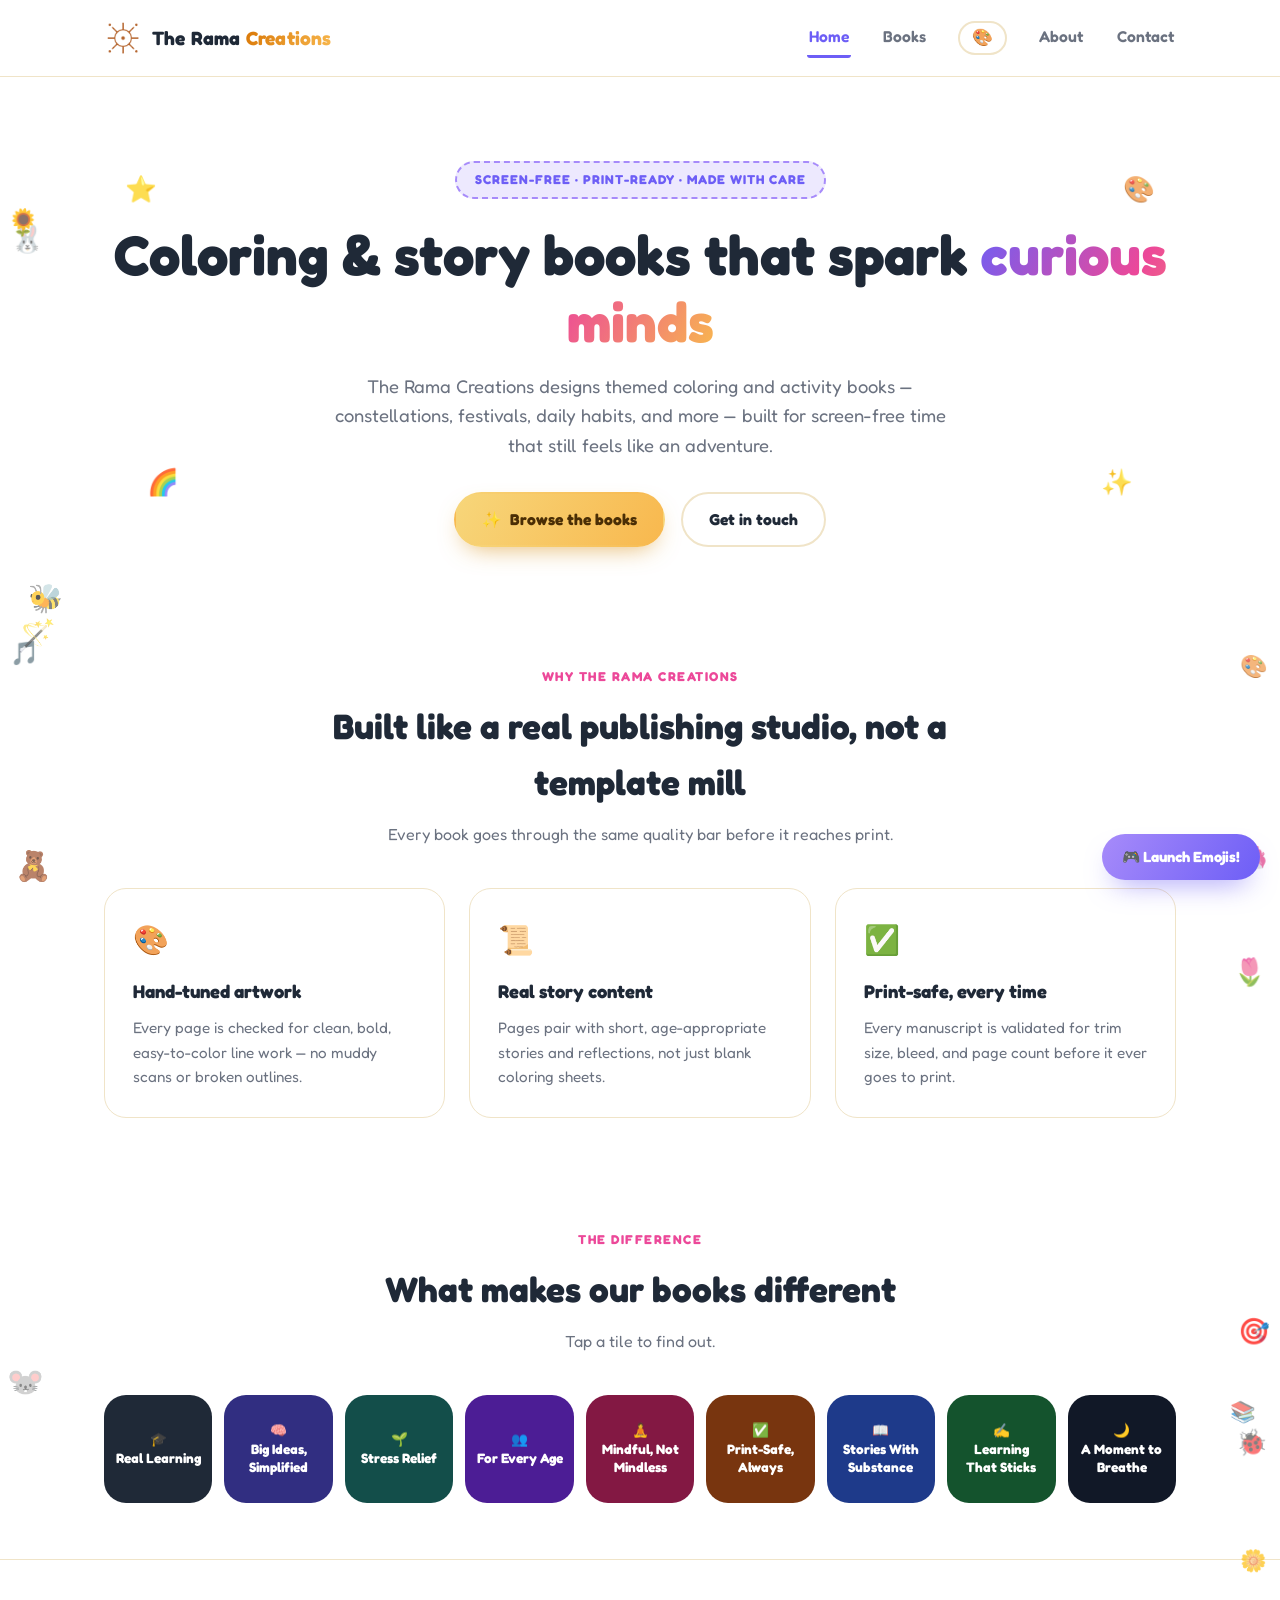
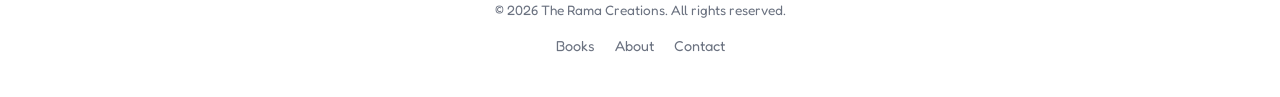
<file: index.html>
<!doctype html>
<html lang="en">
<head>
  <meta charset="utf-8" />
  <meta name="viewport" content="width=device-width, initial-scale=1" />
  <meta name="theme-color" content="#0B1020" />
  <meta name="apple-mobile-web-app-capable" content="yes" />
  <meta name="apple-mobile-web-app-title" content="Rama Creations" />
  <title>The Rama Creations &mdash; Coloring &amp; Story Books</title>
  <meta name="description" content="The Rama Creations designs screen-free coloring and story books for kids and grown-ups alike, from constellations to daily habits." />
  <link rel="icon" href="assets/logo-icon-small.png" type="image/png" />
  <link rel="apple-touch-icon" href="assets/apple-touch-icon.png" />
  <link rel="manifest" href="site.webmanifest" />
  <link rel="stylesheet" href="css/styles.css" />
  <link rel="stylesheet" href="css/reviews.css" />
  <script src="js/themes.js"></script>

  <link rel="canonical" href="https://theramacreations.com/" />
  <meta property="og:type" content="website" />
  <meta property="og:site_name" content="The Rama Creations" />
  <meta property="og:title" content="The Rama Creations — Coloring & Story Books" />
  <meta property="og:description" content="The Rama Creations designs screen-free coloring and story books for kids and grown-ups alike, from constellations to daily habits." />
  <meta property="og:url" content="https://theramacreations.com/" />
  <meta property="og:image" content="https://theramacreations.com/assets/logo-icon-small.png" />
  <meta property="og:image:type" content="image/png" />
  <meta property="og:image:width" content="400" />
  <meta property="og:image:height" content="400" />
  <meta property="og:image:alt" content="The Rama Creations logo" />
  <meta name="twitter:card" content="summary" />
  <meta name="twitter:title" content="The Rama Creations — Coloring & Story Books" />
  <meta name="twitter:description" content="The Rama Creations designs screen-free coloring and story books for kids and grown-ups alike, from constellations to daily habits." />
  <meta name="twitter:image" content="https://theramacreations.com/assets/logo-icon-small.png" />
  <script type="application/ld+json">
  {
    "@context": "https://schema.org",
    "@type": "Organization",
    "name": "The Rama Creations",
    "url": "https://theramacreations.com/",
    "logo": "https://theramacreations.com/assets/logo-icon-small.png"
  }
  </script>
  <script type="application/ld+json">
  {
    "@context": "https://schema.org",
    "@type": "WebSite",
    "name": "The Rama Creations",
    "url": "https://theramacreations.com/"
  }
  </script>
</head>
<body data-theme="home">
  <header class="site-header">
    <div class="container">
      <a class="brand" href="index.html">
        <img src="assets/logo-icon-small.png" alt="" />
        <span>The Rama <span class="accent">Creations</span></span>
      </a>
      <nav>
        <button class="nav-toggle" aria-label="Toggle navigation" aria-expanded="false">&#9776;</button>
        <div class="nav-links">
          <a href="index.html" aria-current="page">Home</a>
          <a href="books.html">Books</a>
          <a href="about.html">About</a>
          <a href="contact.html">Contact</a>
          <a href="reviews.html" data-reviews-link hidden>Reviews</a>
        </div>
      </nav>
    </div>
  </header>

  <main>
    <section class="hero">
      <div class="container">
        <span class="confetti" style="top: 2%; left: 4%;">&#11088;</span>
        <span class="confetti" style="top: 78%; left: 6%;">&#127752;</span>
        <span class="confetti" style="top: 2%; right: 4%;">&#127912;</span>
        <span class="confetti" style="top: 78%; right: 6%;">&#10024;</span>
        <span class="eyebrow">Screen-Free &middot; Print-Ready &middot; Made With Care</span>
        <h1>Coloring &amp; story books that spark <span class="accent">curious minds</span></h1>
        <p class="lead">
          The Rama Creations designs themed coloring and activity books &mdash;
          constellations, festivals, daily habits, and more &mdash; built for
          screen-free time that still feels like an adventure.
        </p>
        <div class="hero-actions">
          <a class="btn btn-primary" href="books.html">Browse the books</a>
          <a class="btn btn-secondary" href="contact.html">Get in touch</a>
        </div>
      </div>
    </section>

    <section>
      <div class="container">
        <div class="section-heading">
          <span class="eyebrow">Why The Rama Creations</span>
          <h2>Built like a real publishing studio, not a template mill</h2>
          <p>Every book goes through the same quality bar before it reaches print.</p>
        </div>
        <div class="grid grid-3">
          <div class="card">
            <span class="icon">&#127912;</span>
            <h3>Hand-tuned artwork</h3>
            <p>Every page is checked for clean, bold, easy-to-color line work &mdash; no muddy scans or broken outlines.</p>
          </div>
          <div class="card">
            <span class="icon">&#128220;</span>
            <h3>Real story content</h3>
            <p>Pages pair with short, age-appropriate stories and reflections, not just blank coloring sheets.</p>
          </div>
          <div class="card">
            <span class="icon">&#9989;</span>
            <h3>Print-safe, every time</h3>
            <p>Every manuscript is validated for trim size, bleed, and page count before it ever goes to print.</p>
          </div>
        </div>
      </div>
    </section>

    <section>
      <div class="container">
        <div class="section-heading">
          <span class="eyebrow">The Difference</span>
          <h2>What makes our books different</h2>
          <p>Tap a tile to find out.</p>
        </div>
        <div class="why-tiles">
          <button class="tile" type="button" style="--tile-color: #1F2937;" aria-label="Real learning, not busywork">
            <span class="tile-inner">
              <span class="tile-face tile-front">&#127891;<br />Real Learning</span>
              <span class="tile-face tile-back">Every page pairs coloring with a real concept, fact, or story &mdash; never just blank filler.</span>
            </span>
          </button>
          <button class="tile" type="button" style="--tile-color: #312E81;" aria-label="Big ideas, simplified">
            <span class="tile-inner">
              <span class="tile-face tile-front">&#129504;<br />Big Ideas, Simplified</span>
              <span class="tile-face tile-back">Constellations, money, cognition &mdash; complex ideas broken into something a curious mind can actually hold onto.</span>
            </span>
          </button>
          <button class="tile" type="button" style="--tile-color: #134E4A;" aria-label="Stress relief while learning">
            <span class="tile-inner">
              <span class="tile-face tile-front">&#127793;<br />Stress Relief</span>
              <span class="tile-face tile-back">Coloring lowers stress and sharpens focus &mdash; a calm, screen-free reset for a busy mind.</span>
            </span>
          </button>
          <button class="tile" type="button" style="--tile-color: #4C1D95;" aria-label="For every age">
            <span class="tile-inner">
              <span class="tile-face tile-front">&#128101;<br />For Every Age</span>
              <span class="tile-face tile-back">Kids, adults, and seniors alike &mdash; every book is designed to welcome all ages, not just children.</span>
            </span>
          </button>
          <button class="tile" type="button" style="--tile-color: #831843;" aria-label="Mindful, not mindless">
            <span class="tile-inner">
              <span class="tile-face tile-front">&#129496;<br />Mindful, Not Mindless</span>
              <span class="tile-face tile-back">Each spread invites reflection, not just filling in lines &mdash; a quieter way to spend time.</span>
            </span>
          </button>
          <button class="tile" type="button" style="--tile-color: #78350F;" aria-label="Print-safe, always">
            <span class="tile-inner">
              <span class="tile-face tile-front">&#9989;<br />Print-Safe, Always</span>
              <span class="tile-face tile-back">Every manuscript is checked for trim, bleed, and page count before it ever reaches a printer.</span>
            </span>
          </button>
          <button class="tile" type="button" style="--tile-color: #1E3A8A;" aria-label="Stories with substance">
            <span class="tile-inner">
              <span class="tile-face tile-front">&#128214;<br />Stories With Substance</span>
              <span class="tile-face tile-back">Short, age-appropriate narratives sit next to every page, giving coloring time real meaning.</span>
            </span>
          </button>
          <button class="tile" type="button" style="--tile-color: #14532D;" aria-label="Learning that sticks">
            <span class="tile-inner">
              <span class="tile-face tile-front">&#9997;&#65039;<br />Learning That Sticks</span>
              <span class="tile-face tile-back">Coloring while learning helps ideas stick &mdash; a hands-on way to reinforce what you just read.</span>
            </span>
          </button>
          <button class="tile" type="button" style="--tile-color: #111827;" aria-label="A moment to breathe">
            <span class="tile-inner">
              <span class="tile-face tile-front">&#127769;<br />A Moment to Breathe</span>
              <span class="tile-face tile-back">No timers, no scores, no pressure &mdash; just a page, a color, and a moment to slow down.</span>
            </span>
          </button>
        </div>
      </div>
    </section>

    <!-- Hidden until js/reviews.js finds screenshots in data/reviews.json. Shows the first
         data-reviews-limit of them, then a link to reviews.html (every review). Add reviews by
         dropping images into content/reviews/ and running tools/generate_catalog.py (see README.md). -->
    <section id="reviews" class="reviews-section" data-reviews-limit="12" aria-labelledby="reviews-title" hidden>
      <div class="container">
        <div class="section-heading">
          <span class="eyebrow">Reader Love</span>
          <h2 id="reviews-title">Every star is a <span class="accent">real review</span></h2>
          <p>Kind words from our readers, mapped into constellations of their own.</p>
        </div>
        <div class="review-sky" id="review-sky"></div>
      </div>
    </section>
  </main>

  <footer class="site-footer">
    <div class="container footer-grid">
      <div class="footer-copy">&copy; <span id="year"></span> The Rama Creations. All rights reserved.</div>
      <div class="footer-links">
        <a href="books.html">Books</a>
        <a href="about.html">About</a>
        <a href="contact.html">Contact</a>
        <a href="reviews.html" data-reviews-link hidden>Reviews</a>
      </div>
    </div>
  </footer>

  <script src="js/main.js"></script>
  <script src="js/theme-picker.js"></script>
  <script src="js/confetti-extra.js"></script>
  <script src="js/emoji-launcher.js"></script>
  <script src="js/why-tiles.js"></script>
  <script src="js/reviews.js"></script>
  <script>document.getElementById("year").textContent = new Date().getFullYear();</script>
</body>
</html>
</file>
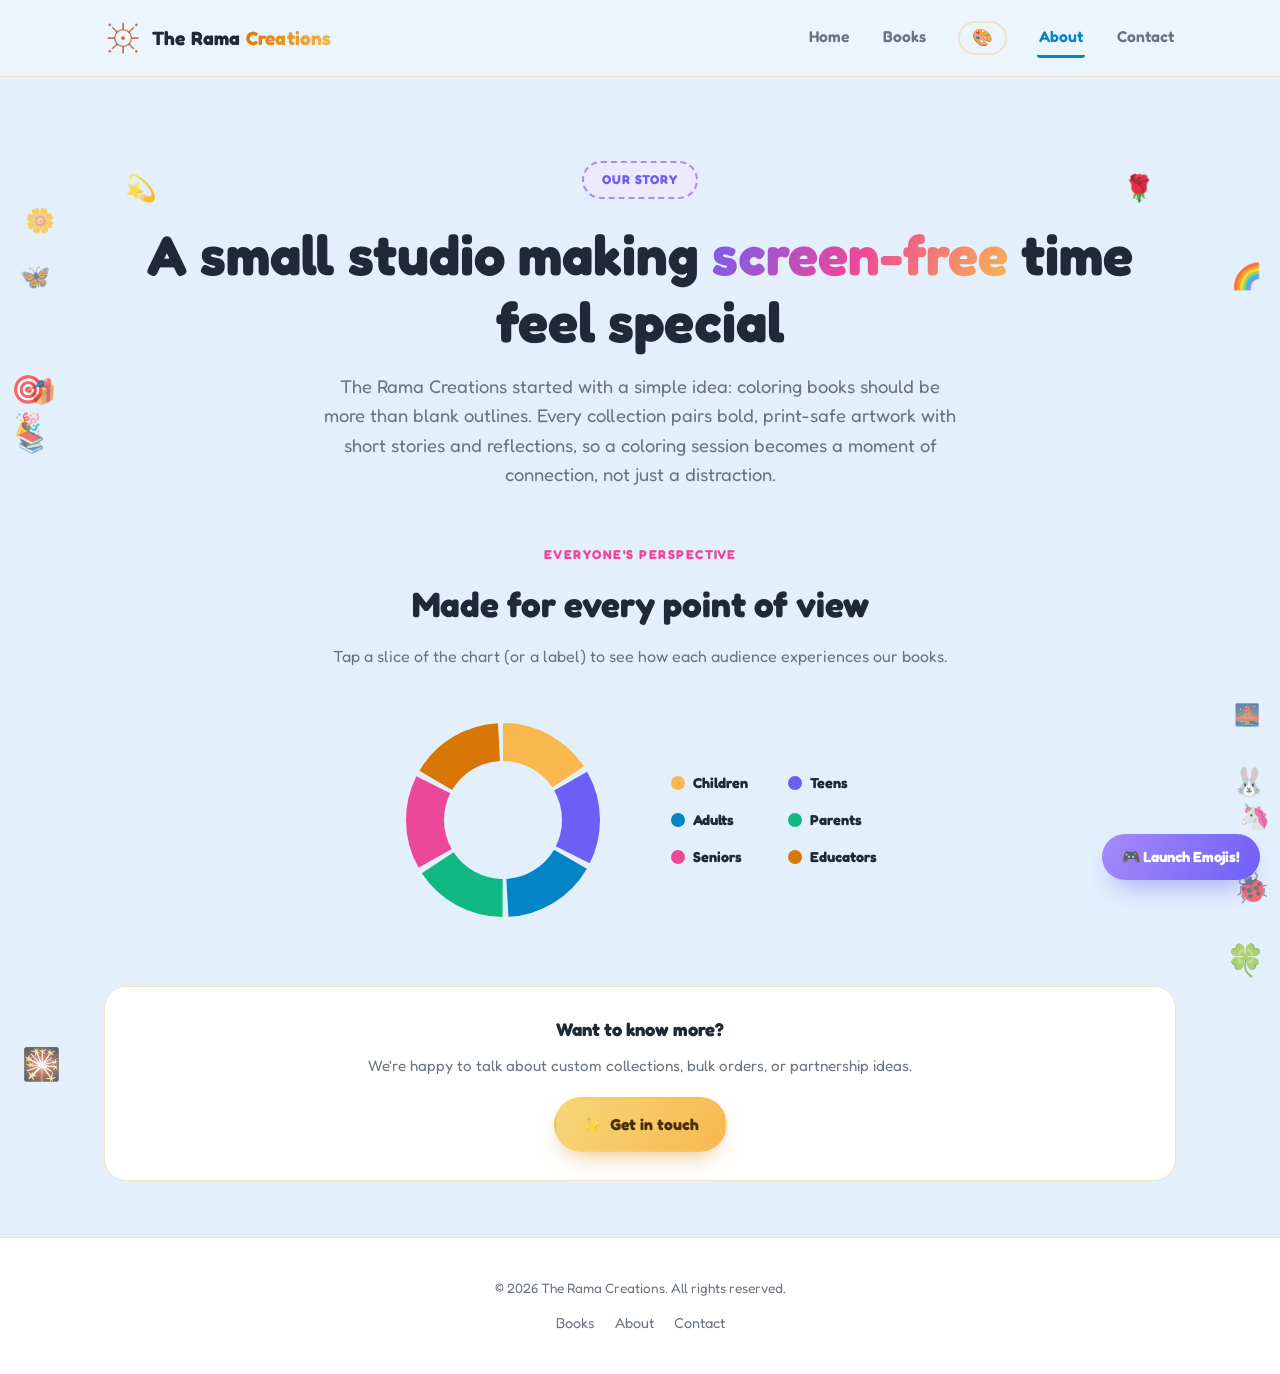
<file: about.html>
<!doctype html>
<html lang="en">
<head>
  <meta charset="utf-8" />
  <meta name="viewport" content="width=device-width, initial-scale=1" />
  <meta name="theme-color" content="#0B1020" />
  <meta name="apple-mobile-web-app-capable" content="yes" />
  <meta name="apple-mobile-web-app-title" content="Rama Creations" />
  <title>About &mdash; The Rama Creations</title>
  <meta name="description" content="The Rama Creations is a small coloring and story book studio focused on screen-free, print-ready books for curious minds." />
  <link rel="icon" href="assets/logo-icon-small.png" type="image/png" />
  <link rel="apple-touch-icon" href="assets/apple-touch-icon.png" />
  <link rel="manifest" href="site.webmanifest" />
  <link rel="stylesheet" href="css/styles.css" />
  <script src="js/themes.js"></script>

  <link rel="canonical" href="https://theramacreations.com/about.html" />
  <meta property="og:type" content="website" />
  <meta property="og:site_name" content="The Rama Creations" />
  <meta property="og:title" content="About — The Rama Creations" />
  <meta property="og:description" content="The Rama Creations is a small coloring and story book studio focused on screen-free, print-ready books for curious minds." />
  <meta property="og:url" content="https://theramacreations.com/about.html" />
  <meta property="og:image" content="https://theramacreations.com/assets/logo-icon-small.png" />
  <meta property="og:image:type" content="image/png" />
  <meta property="og:image:width" content="400" />
  <meta property="og:image:height" content="400" />
  <meta property="og:image:alt" content="The Rama Creations logo" />
  <meta name="twitter:card" content="summary" />
  <meta name="twitter:title" content="About — The Rama Creations" />
  <meta name="twitter:description" content="The Rama Creations is a small coloring and story book studio focused on screen-free, print-ready books for curious minds." />
  <meta name="twitter:image" content="https://theramacreations.com/assets/logo-icon-small.png" />
  <script type="application/ld+json">
  {
    "@context": "https://schema.org",
    "@type": "AboutPage",
    "name": "About — The Rama Creations",
    "url": "https://theramacreations.com/about.html"
  }
  </script>
</head>
<body data-theme="about">
  <header class="site-header">
    <div class="container">
      <a class="brand" href="index.html">
        <img src="assets/logo-icon-small.png" alt="" />
        <span>The Rama <span class="accent">Creations</span></span>
      </a>
      <nav>
        <button class="nav-toggle" aria-label="Toggle navigation" aria-expanded="false">&#9776;</button>
        <div class="nav-links">
          <a href="index.html">Home</a>
          <a href="books.html">Books</a>
          <a href="about.html" aria-current="page">About</a>
          <a href="contact.html">Contact</a>
          <a href="reviews.html" data-reviews-link hidden>Reviews</a>
        </div>
      </nav>
    </div>
  </header>

  <main>
    <section class="hero" style="padding-bottom: 24px;">
      <div class="container">
        <span class="confetti" style="top: 2%; left: 4%;">&#128171;</span>
        <span class="confetti" style="top: 2%; right: 4%;">&#127801;</span>
        <span class="eyebrow">Our Story</span>
        <h1>A small studio making <span class="accent">screen-free</span> time feel special</h1>
        <p class="lead">
          The Rama Creations started with a simple idea: coloring books should
          be more than blank outlines. Every collection pairs bold, print-safe
          artwork with short stories and reflections, so a coloring session
          becomes a moment of connection, not just a distraction.
        </p>
      </div>
    </section>

    <section style="padding-top: 0;">
      <div class="container">
        <div class="section-heading">
          <span class="eyebrow">Everyone's Perspective</span>
          <h2>Made for every point of view</h2>
          <p>Tap a slice of the chart (or a label) to see how each audience experiences our books.</p>
        </div>
        <div class="audience-donut-wrap">
          <div id="audience-donut" class="audience-donut" role="group" aria-label="Audience perspectives chart"></div>
          <ul id="audience-legend" class="donut-legend"></ul>
          <div id="donut-popup" class="donut-popup" hidden>
            <button type="button" class="donut-popup-close" id="donut-popup-close" aria-label="Close">&times;</button>
            <h3 id="donut-popup-title"></h3>
            <p id="donut-popup-message"></p>
          </div>
        </div>
      </div>
    </section>

    <section style="padding-top: 0;">
      <div class="container">
        <div class="card" style="text-align: center;">
          <h3>Want to know more?</h3>
          <p>We're happy to talk about custom collections, bulk orders, or partnership ideas.</p>
          <div style="margin-top: 18px;">
            <a class="btn btn-primary" href="contact.html">Get in touch</a>
          </div>
        </div>
      </div>
    </section>
  </main>

  <footer class="site-footer">
    <div class="container footer-grid">
      <div class="footer-copy">&copy; <span id="year"></span> The Rama Creations. All rights reserved.</div>
      <div class="footer-links">
        <a href="books.html">Books</a>
        <a href="about.html">About</a>
        <a href="contact.html">Contact</a>
        <a href="reviews.html" data-reviews-link hidden>Reviews</a>
      </div>
    </div>
  </footer>

  <script src="js/main.js"></script>
  <script src="js/theme-picker.js"></script>
  <script src="js/confetti-extra.js"></script>
  <script src="js/emoji-launcher.js"></script>
  <script src="js/audience-donut.js"></script>
  <script>document.getElementById("year").textContent = new Date().getFullYear();</script>
</body>
</html>
</file>
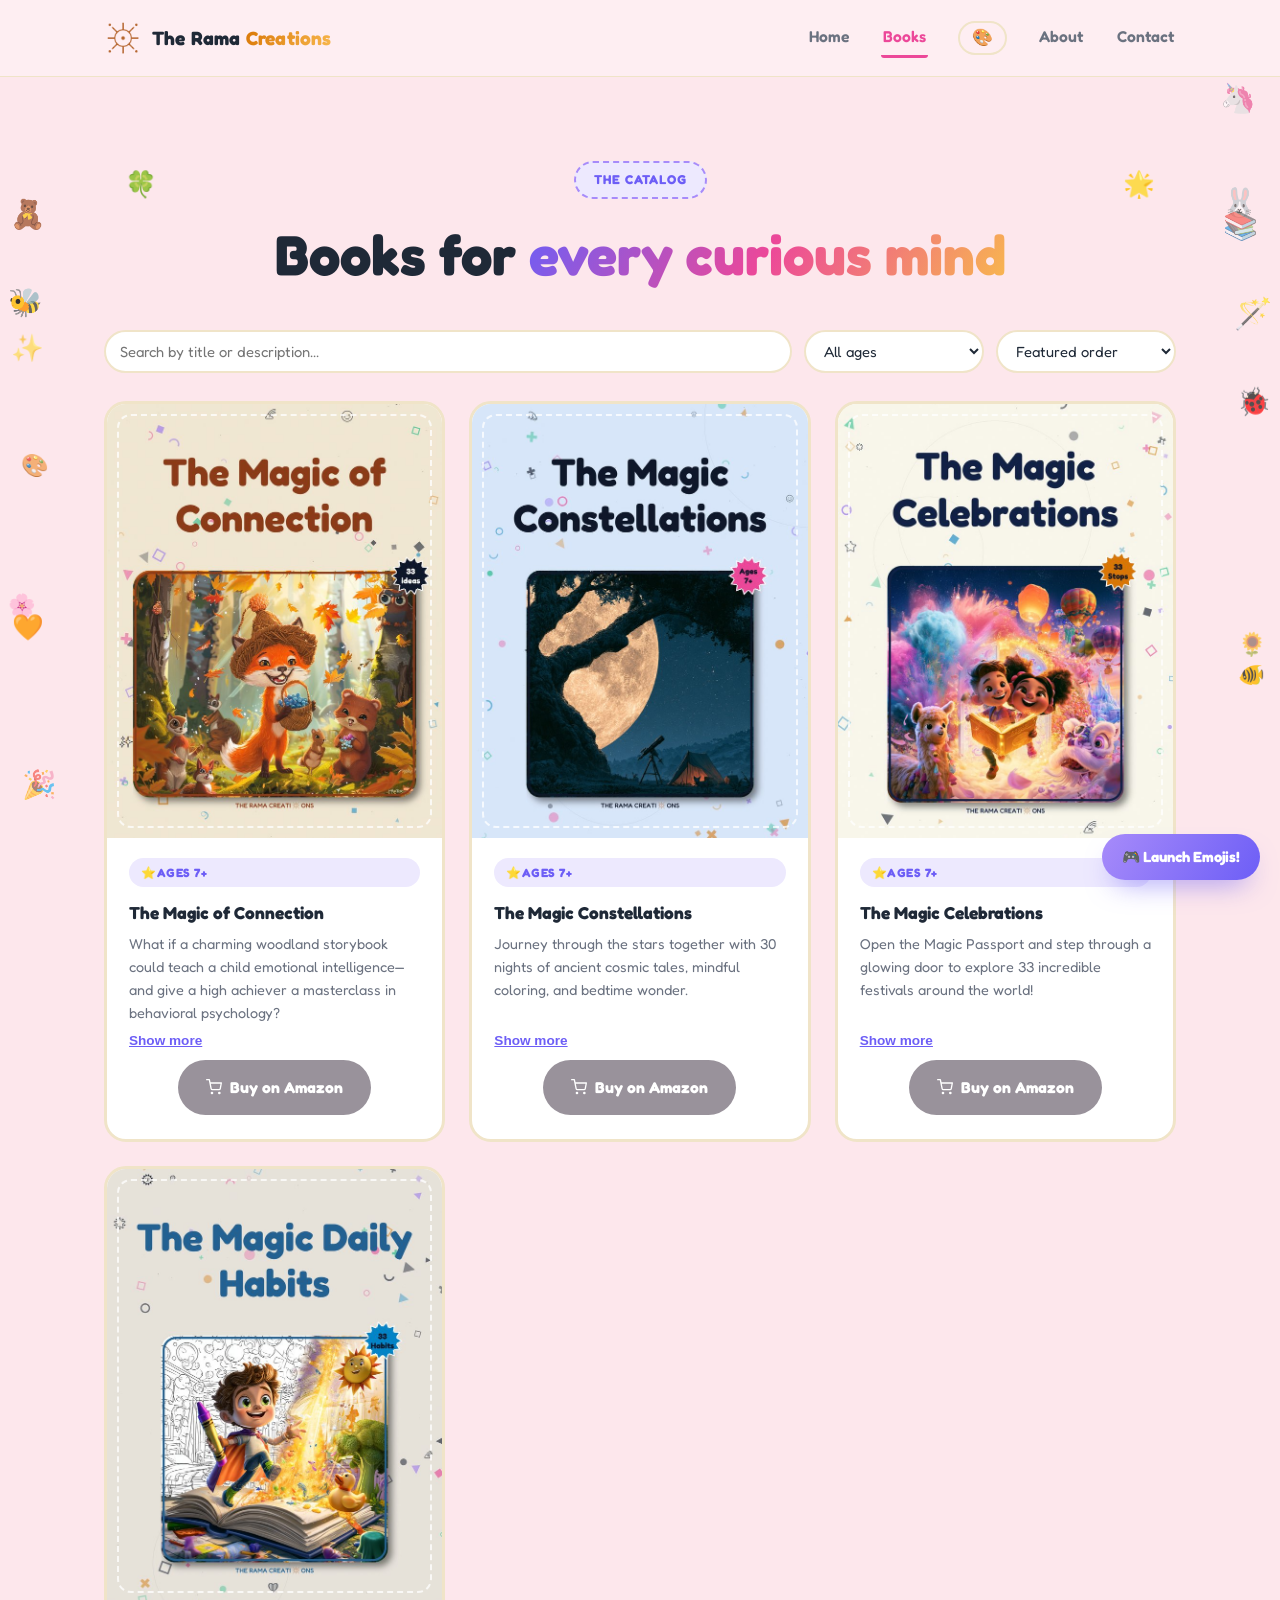
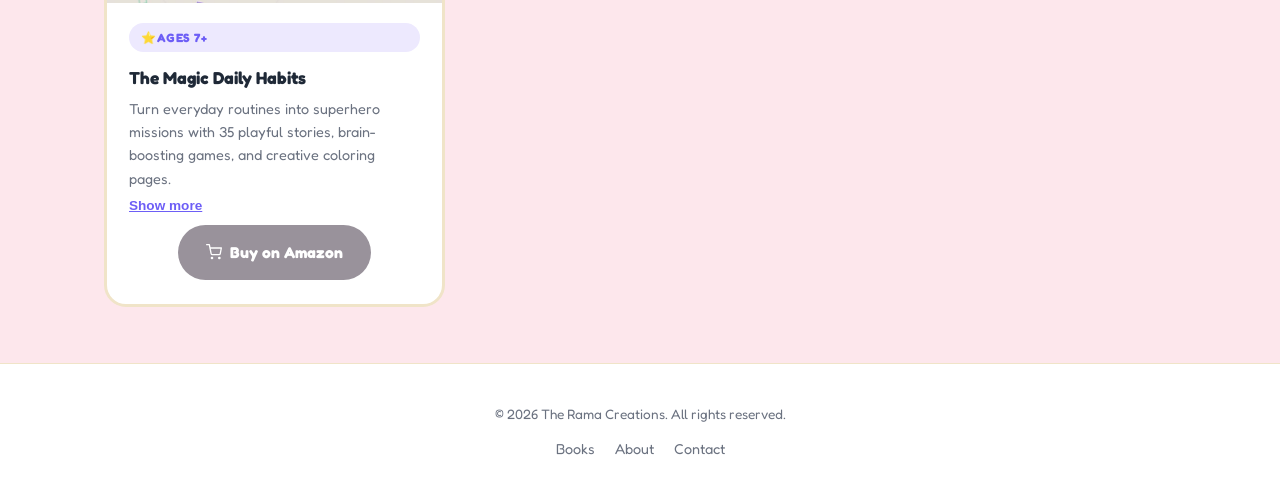
<file: books.html>
<!doctype html>
<html lang="en">
<head>
  <meta charset="utf-8" />
  <meta name="viewport" content="width=device-width, initial-scale=1" />
  <meta name="theme-color" content="#0B1020" />
  <meta name="apple-mobile-web-app-capable" content="yes" />
  <meta name="apple-mobile-web-app-title" content="Rama Creations" />
  <title>Books &mdash; The Rama Creations</title>
  <meta name="description" content="Browse The Rama Creations' coloring and story book collections: constellations, festivals, daily habits, investments, and connection." />
  <link rel="icon" href="assets/logo-icon-small.png" type="image/png" />
  <link rel="apple-touch-icon" href="assets/apple-touch-icon.png" />
  <link rel="manifest" href="site.webmanifest" />
  <link rel="stylesheet" href="css/styles.css" />
  <script src="js/themes.js"></script>

  <link rel="canonical" href="https://theramacreations.com/books.html" />
  <meta property="og:type" content="website" />
  <meta property="og:site_name" content="The Rama Creations" />
  <meta property="og:title" content="Books — The Rama Creations" />
  <meta property="og:description" content="Browse The Rama Creations' coloring and story book collections: constellations, festivals, daily habits, investments, and connection." />
  <meta property="og:url" content="https://theramacreations.com/books.html" />
  <meta property="og:image" content="https://theramacreations.com/assets/logo-icon-small.png" />
  <meta property="og:image:type" content="image/png" />
  <meta property="og:image:width" content="400" />
  <meta property="og:image:height" content="400" />
  <meta property="og:image:alt" content="The Rama Creations logo" />
  <meta name="twitter:card" content="summary" />
  <meta name="twitter:title" content="Books — The Rama Creations" />
  <meta name="twitter:description" content="Browse The Rama Creations' coloring and story book collections: constellations, festivals, daily habits, investments, and connection." />
  <meta name="twitter:image" content="https://theramacreations.com/assets/logo-icon-small.png" />
  <script type="application/ld+json">
  {
    "@context": "https://schema.org",
    "@type": "CollectionPage",
    "name": "Books — The Rama Creations",
    "url": "https://theramacreations.com/books.html"
  }
  </script>
  <!-- A second, per-book ItemList schema is injected dynamically by js/books.js
       once data/books.json loads, so it always matches the real catalog. -->
</head>
<body data-theme="books">
  <header class="site-header">
    <div class="container">
      <a class="brand" href="index.html">
        <img src="assets/logo-icon-small.png" alt="" />
        <span>The Rama <span class="accent">Creations</span></span>
      </a>
      <nav>
        <button class="nav-toggle" aria-label="Toggle navigation" aria-expanded="false">&#9776;</button>
        <div class="nav-links">
          <a href="index.html">Home</a>
          <a href="books.html" aria-current="page">Books</a>
          <a href="about.html">About</a>
          <a href="contact.html">Contact</a>
          <a href="reviews.html" data-reviews-link hidden>Reviews</a>
        </div>
      </nav>
    </div>
  </header>

  <main>
    <section class="hero" style="padding-bottom: 24px;">
      <div class="container">
        <span class="confetti" style="top: 2%; left: 4%;">&#127808;</span>
        <span class="confetti" style="top: 2%; right: 4%;">&#127775;</span>
        <span class="eyebrow">The Catalog</span>
        <h1>Books for <span class="accent">every curious mind</span></h1>
      </div>
    </section>

    <section style="padding-top: 0;">
      <div class="container">
        <!--
          This catalog is fully data-driven from data/books.json -- js/books.js
          fetches it and builds every card below at load time. Nothing in
          this file needs editing to add, remove, or change a book.

          data/books.json is GENERATED, not hand-written -- it's built by
          tools/generate_catalog.py from rama-creations-site/content/books/
          folders (one folder per book: book.json + an optional images/
          subfolder). That script also runs automatically in
          .github/workflows/deploy-site.yml before every GitHub Pages
          deploy. Developer workflow to add a new book: drop a folder in
          content/books/, commit, push -- see README.md for the exact
          book.json format and image naming convention.
        -->
        <div class="catalog-toolbar">
          <input type="search" id="book-search" placeholder="Search by title or description..." aria-label="Search books" />
          <select id="book-filter" aria-label="Filter by age group">
            <option value="all">All ages</option>
          </select>
          <select id="book-sort" aria-label="Sort books">
            <option value="default">Featured order</option>
            <option value="title-asc">Title A&ndash;Z</option>
            <option value="title-desc">Title Z&ndash;A</option>
          </select>
        </div>

        <p class="no-results" id="no-results" hidden>No books match your search or filter.</p>
        <p class="no-results" id="load-error" hidden>Couldn't load the book catalog (data/books.json) -- check the console for details.</p>

        <div class="grid grid-3" id="book-grid"></div>

        <dialog id="book-modal" class="book-modal">
          <button class="modal-close" id="book-modal-close" aria-label="Close quick view" type="button">&times;</button>
          <div id="book-modal-content"></div>
        </dialog>

        <dialog id="image-lightbox" class="image-lightbox">
          <div class="lightbox-toolbar">
            <button class="modal-icon-btn" id="lightbox-fullscreen" aria-label="Toggle full screen" title="Toggle full screen" type="button">&#x26F6;</button>
            <button class="modal-icon-btn" id="lightbox-close" aria-label="Close full-size view" title="Close" type="button">&times;</button>
          </div>
          <div id="lightbox-content"></div>
        </dialog>
      </div>
    </section>
  </main>

  <footer class="site-footer">
    <div class="container footer-grid">
      <div class="footer-copy">&copy; <span id="year"></span> The Rama Creations. All rights reserved.</div>
      <div class="footer-links">
        <a href="books.html">Books</a>
        <a href="about.html">About</a>
        <a href="contact.html">Contact</a>
        <a href="reviews.html" data-reviews-link hidden>Reviews</a>
      </div>
    </div>
  </footer>

  <script src="js/main.js"></script>
  <script src="js/theme-picker.js"></script>
  <script src="js/confetti-extra.js"></script>
  <script src="js/emoji-launcher.js"></script>
  <script src="js/books.js"></script>
  <script>document.getElementById("year").textContent = new Date().getFullYear();</script>
</body>
</html>
</file>
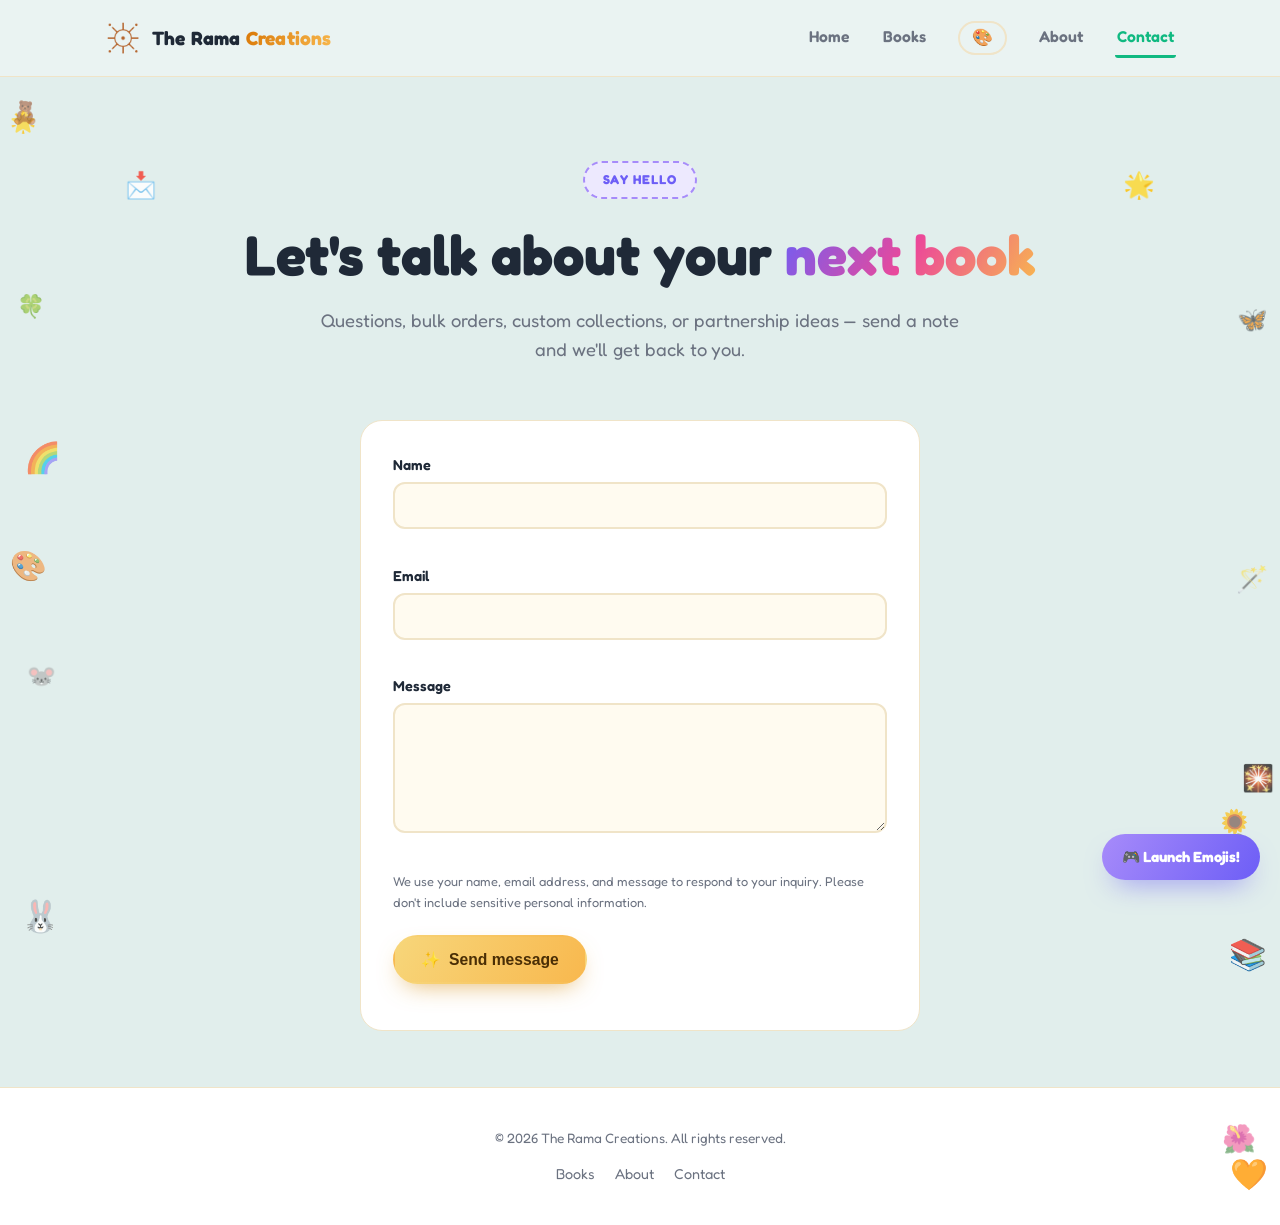
<file: contact.html>
<!doctype html>
<html lang="en">
<head>
  <meta charset="utf-8" />
  <meta name="viewport" content="width=device-width, initial-scale=1" />
  <meta name="theme-color" content="#0B1020" />
  <meta name="apple-mobile-web-app-capable" content="yes" />
  <meta name="apple-mobile-web-app-title" content="Rama Creations" />
  <title>Contact &mdash; The Rama Creations</title>
  <meta name="description" content="Get in touch with The Rama Creations for questions, bulk orders, or partnership ideas." />
  <link rel="icon" href="assets/logo-icon-small.png" type="image/png" />
  <link rel="apple-touch-icon" href="assets/apple-touch-icon.png" />
  <link rel="manifest" href="site.webmanifest" />
  <link rel="stylesheet" href="css/styles.css" />
  <script src="js/themes.js"></script>

  <link rel="canonical" href="https://theramacreations.com/contact.html" />
  <meta property="og:type" content="website" />
  <meta property="og:site_name" content="The Rama Creations" />
  <meta property="og:title" content="Contact — The Rama Creations" />
  <meta property="og:description" content="Get in touch with The Rama Creations for questions, bulk orders, or partnership ideas." />
  <meta property="og:url" content="https://theramacreations.com/contact.html" />
  <meta property="og:image" content="https://theramacreations.com/assets/logo-icon-small.png" />
  <meta property="og:image:type" content="image/png" />
  <meta property="og:image:width" content="400" />
  <meta property="og:image:height" content="400" />
  <meta property="og:image:alt" content="The Rama Creations logo" />
  <meta name="twitter:card" content="summary" />
  <meta name="twitter:title" content="Contact — The Rama Creations" />
  <meta name="twitter:description" content="Get in touch with The Rama Creations for questions, bulk orders, or partnership ideas." />
  <meta name="twitter:image" content="https://theramacreations.com/assets/logo-icon-small.png" />
  <script type="application/ld+json">
  {
    "@context": "https://schema.org",
    "@type": "ContactPage",
    "name": "Contact — The Rama Creations",
    "url": "https://theramacreations.com/contact.html"
  }
  </script>
</head>
<body data-theme="contact">
  <header class="site-header">
    <div class="container">
      <a class="brand" href="index.html">
        <img src="assets/logo-icon-small.png" alt="" />
        <span>The Rama <span class="accent">Creations</span></span>
      </a>
      <nav>
        <button class="nav-toggle" aria-label="Toggle navigation" aria-expanded="false">&#9776;</button>
        <div class="nav-links">
          <a href="index.html">Home</a>
          <a href="books.html">Books</a>
          <a href="about.html">About</a>
          <a href="contact.html" aria-current="page">Contact</a>
          <a href="reviews.html" data-reviews-link hidden>Reviews</a>
        </div>
      </nav>
    </div>
  </header>

  <main>
    <section class="hero" style="padding-bottom: 24px;">
      <div class="container">
        <span class="confetti" style="top: 2%; left: 4%;">&#128233;</span>
        <span class="confetti" style="top: 2%; right: 4%;">&#127775;</span>
        <span class="eyebrow">Say Hello</span>
        <h1>Let's talk about your <span class="accent">next book</span></h1>
        <p class="lead">Questions, bulk orders, custom collections, or partnership ideas &mdash; send a note and we'll get back to you.</p>
      </div>
    </section>

    <section style="padding-top: 0;">
      <div class="container">
        <!--
          GitHub Pages serves static files only -- there's no server here.
          This form submits to a Google Apps Script Web App bound to a
          Google Sheet, which appends each message as a new row -- see
          js/contact.js for the endpoint URL (CONFIG.endpoint) and
          rama-creations-site/README.md for the exact Apps Script setup steps.
          Every field is also verified in the browser before it's ever sent:
          non-empty name, a real-looking email, and a message with real
          content -- see js/contact.js `validate()`.
        -->
        <form class="form-card" id="contact-form" novalidate>
          <label for="name">Name</label>
          <input type="text" id="name" name="name" required minlength="2" maxlength="120" autocomplete="name" />
          <p class="field-error" data-error-for="name"></p>

          <label for="email">Email</label>
          <input type="email" id="email" name="email" required maxlength="200" autocomplete="email" />
          <p class="field-error" data-error-for="email"></p>

          <label for="message">Message</label>
          <textarea id="message" name="message" required minlength="10" maxlength="4000"></textarea>
          <p class="field-error" data-error-for="message"></p>

          <!-- Honeypot: real visitors never see or fill this in; bots filling every field usually do. -->
          <div style="position: absolute; left: -9999px; width: 1px; height: 1px; overflow: hidden;" aria-hidden="true">
            <label for="company">Company</label>
            <input type="text" id="company" name="company" tabindex="-1" autocomplete="off" />
          </div>

          <p class="form-note privacy-notice">
            We use your name, email address, and message to respond to your inquiry. Please don't include sensitive personal information.
          </p>
          <div class="form-actions">
            <button class="btn btn-primary" type="submit">Send message</button>
          </div>
          <p class="form-note" id="form-status" role="status" aria-live="polite"></p>
        </form>
      </div>
    </section>
  </main>

  <footer class="site-footer">
    <div class="container footer-grid">
      <div class="footer-copy">&copy; <span id="year"></span> The Rama Creations. All rights reserved.</div>
      <div class="footer-links">
        <a href="books.html">Books</a>
        <a href="about.html">About</a>
        <a href="contact.html">Contact</a>
        <a href="reviews.html" data-reviews-link hidden>Reviews</a>
      </div>
    </div>
  </footer>

  <script src="js/main.js"></script>
  <script src="js/theme-picker.js"></script>
  <script src="js/confetti-extra.js"></script>
  <script src="js/emoji-launcher.js"></script>
  <script src="js/contact.js"></script>
  <script>document.getElementById("year").textContent = new Date().getFullYear();</script>
</body>
</html>
</file>
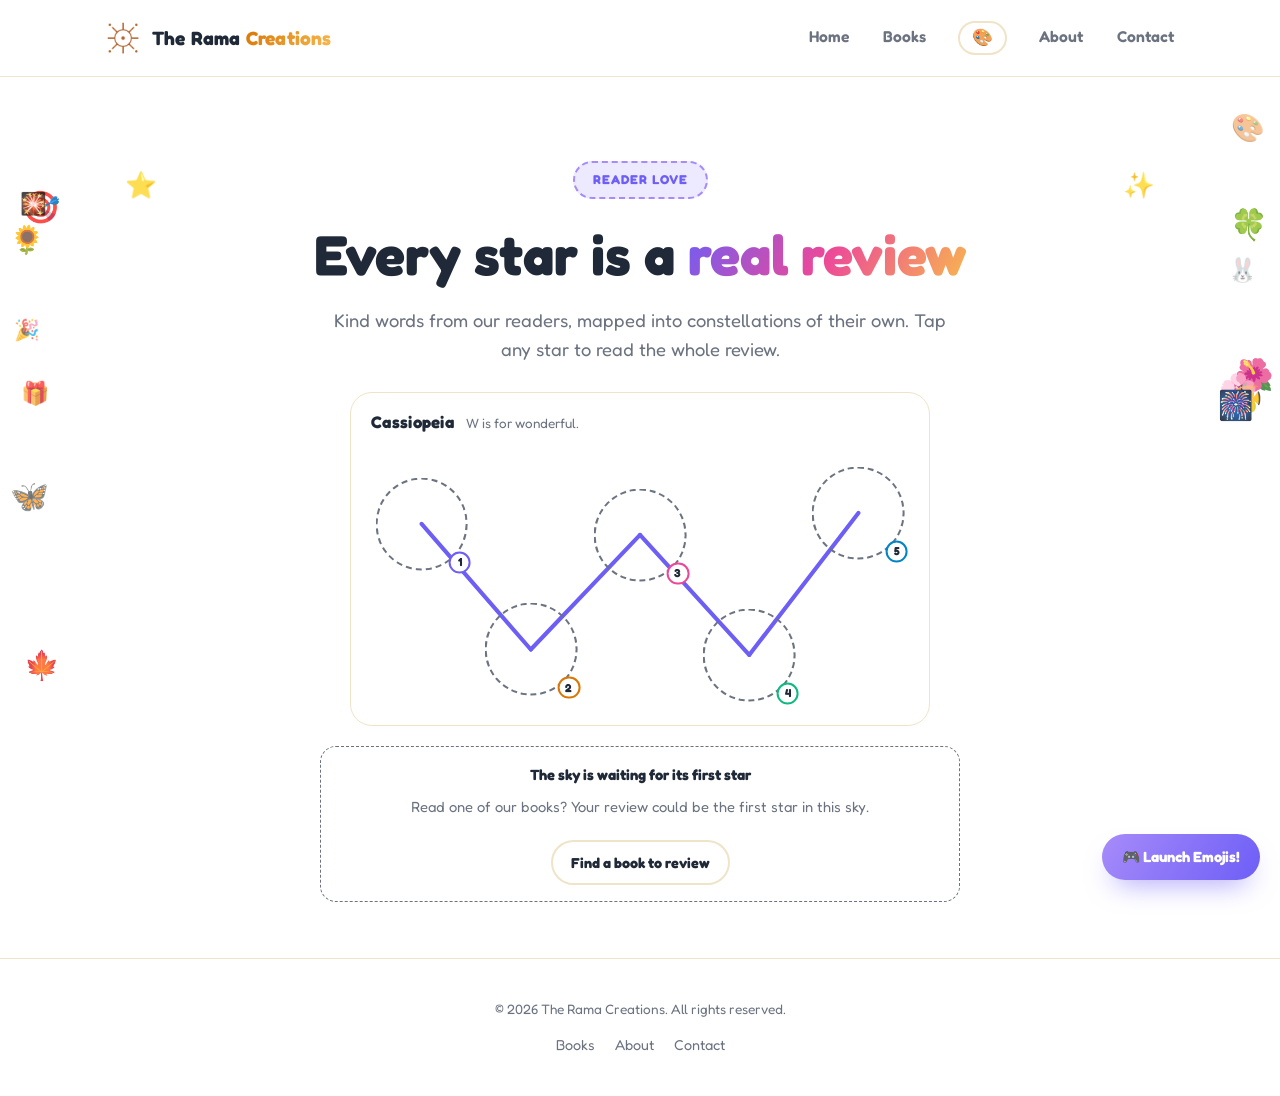
<file: reviews.html>
<!doctype html>
<html lang="en">
<head>
  <meta charset="utf-8" />
  <meta name="viewport" content="width=device-width, initial-scale=1" />
  <meta name="theme-color" content="#0B1020" />
  <meta name="apple-mobile-web-app-capable" content="yes" />
  <meta name="apple-mobile-web-app-title" content="Rama Creations" />
  <title>Reader Reviews &mdash; The Rama Creations</title>
  <meta name="description" content="Kind words from readers of The Rama Creations coloring and story books, gathered into a sky of constellations." />
  <link rel="icon" href="assets/logo-icon-small.png" type="image/png" />
  <link rel="apple-touch-icon" href="assets/apple-touch-icon.png" />
  <link rel="manifest" href="site.webmanifest" />
  <link rel="stylesheet" href="css/styles.css" />
  <link rel="stylesheet" href="css/reviews.css" />
  <script src="js/themes.js"></script>

  <link rel="canonical" href="https://theramacreations.com/reviews.html" />
  <meta property="og:type" content="website" />
  <meta property="og:site_name" content="The Rama Creations" />
  <meta property="og:title" content="Reader Reviews — The Rama Creations" />
  <meta property="og:description" content="Kind words from readers of The Rama Creations coloring and story books, gathered into a sky of constellations." />
  <meta property="og:url" content="https://theramacreations.com/reviews.html" />
  <meta property="og:image" content="https://theramacreations.com/assets/logo-icon-small.png" />
  <meta property="og:image:type" content="image/png" />
  <meta property="og:image:width" content="400" />
  <meta property="og:image:height" content="400" />
  <meta property="og:image:alt" content="The Rama Creations logo" />
  <meta name="twitter:card" content="summary" />
  <meta name="twitter:title" content="Reader Reviews — The Rama Creations" />
  <meta name="twitter:description" content="Kind words from readers of The Rama Creations coloring and story books, gathered into a sky of constellations." />
  <meta name="twitter:image" content="https://theramacreations.com/assets/logo-icon-small.png" />
  <script type="application/ld+json">
  {
    "@context": "https://schema.org",
    "@type": "CollectionPage",
    "name": "Reader Reviews — The Rama Creations",
    "url": "https://theramacreations.com/reviews.html"
  }
  </script>
</head>
<body data-theme="reviews">
  <header class="site-header">
    <div class="container">
      <a class="brand" href="index.html">
        <img src="assets/logo-icon-small.png" alt="" />
        <span>The Rama <span class="accent">Creations</span></span>
      </a>
      <nav>
        <button class="nav-toggle" aria-label="Toggle navigation" aria-expanded="false">&#9776;</button>
        <div class="nav-links">
          <a href="index.html">Home</a>
          <a href="books.html">Books</a>
          <a href="about.html">About</a>
          <a href="contact.html">Contact</a>
          <a href="reviews.html" aria-current="page" data-reviews-link hidden>Reviews</a>
        </div>
      </nav>
    </div>
  </header>

  <main>
    <section class="hero reviews-hero">
      <div class="container">
        <span class="confetti" style="top: 2%; left: 4%;">&#11088;</span>
        <span class="confetti" style="top: 2%; right: 4%;">&#10024;</span>
        <span class="eyebrow">Reader Love</span>
        <h1>Every star is a <span class="accent">real review</span></h1>
        <p class="lead">
          Kind words from our readers, mapped into constellations of their own.
          Tap any star to read the whole review.
        </p>
        <p class="reviews-tally" id="reviews-count" hidden></p>
      </div>
    </section>

    <!-- Every review in data/reviews.json. Add reviews by dropping images into content/reviews/
         and running tools/generate_catalog.py (see README.md). -->
    <section id="reviews" class="reviews-section reviews-section--page" data-reviews-mode="page" aria-label="Reader reviews">
      <div class="container">
        <div class="review-sky" id="review-sky">
          <noscript><p class="sky-noscript">The review constellations need JavaScript to appear.</p></noscript>
        </div>
      </div>
    </section>
  </main>

  <footer class="site-footer">
    <div class="container footer-grid">
      <div class="footer-copy">&copy; <span id="year"></span> The Rama Creations. All rights reserved.</div>
      <div class="footer-links">
        <a href="books.html">Books</a>
        <a href="about.html">About</a>
        <a href="contact.html">Contact</a>
        <a href="reviews.html" data-reviews-link hidden>Reviews</a>
      </div>
    </div>
  </footer>

  <script src="js/main.js"></script>
  <script src="js/theme-picker.js"></script>
  <script src="js/confetti-extra.js"></script>
  <script src="js/emoji-launcher.js"></script>
  <script src="js/reviews.js"></script>
  <script>document.getElementById("year").textContent = new Date().getFullYear();</script>
</body>
</html>
</file>
<file: css/styles.css>
@font-face {
  font-family: "Fredoka";
  src: url("../assets/fonts/Fredoka/Fredoka-Regular.ttf") format("truetype");
  font-weight: 400;
  font-display: swap;
}
@font-face {
  font-family: "Fredoka";
  src: url("../assets/fonts/Fredoka/Fredoka-Medium.ttf") format("truetype");
  font-weight: 500;
  font-display: swap;
}
@font-face {
  font-family: "Fredoka";
  src: url("../assets/fonts/Fredoka/Fredoka-SemiBold.ttf") format("truetype");
  font-weight: 600;
  font-display: swap;
}
@font-face {
  font-family: "Fredoka";
  src: url("../assets/fonts/Fredoka/Fredoka-Bold.ttf") format("truetype");
  font-weight: 700;
  font-display: swap;
}

/* Same pastel palette + vibrant accents cover_builder_universal.py picks
   randomly for cover themes -- reused here so the site and the covers feel
   like the same studio made them. */
:root {
  --paper: #FFFBF0;
  --paper-panel: #FFFFFF;
  --ink: #1F2937;
  --ink-muted: #6B7280;
  --border: #F0E4C8;

  --sun: #F8B84E;
  --sun-soft: #F7D67A;
  --violet: #6D5EF6;
  --violet-soft: #A78BFA;
  --sky: #0284C7;
  --mint: #10B981;
  --berry: #EC4899;
  --amber: #D97706;

  --theme-yellow: #FEF3C7;
  --theme-blue: #DBEAFE;
  --theme-green: #DCFCE7;
  --theme-pink: #FFE4E6;
  --theme-lilac: #EDE9FE;

  --radius: 22px;
  --max-width: 1120px;
  font-size: 16px;
}

/* Toggled by the "Launch Emojis!" button (js/emoji-launcher.js) -- every
   click alternates every gold accent (buttons, badges, nav underline, etc.)
   between gold and platinum, since they all already read from these same
   three variables. */
body.platinum-mode {
  --sun: #C8C9CC;
  --sun-soft: #E8E9EB;
  --amber: #8B8D91;
  --sun-text: #8B8D91;
  --on-sun: #1F2937;
}

* {
  box-sizing: border-box;
}

html, body {
  margin: 0;
  padding: 0;
}

body {
  --page-bg: var(--theme-bg, #FFFFFF);
  --page-accent: var(--violet);
  background: var(--page-bg);
  color: var(--ink);
  font-family: "Fredoka", "Segoe UI", Arial, sans-serif;
  font-weight: 400;
  line-height: 1.6;
  min-height: 100vh;
  display: flex;
  flex-direction: column;
}

/* Each page has its own plain, flat background color (not a gradient) --
   pure white / light pink / light blue / light turquoise-grey -- and its
   nav tab's accent color matches, so the whole page reads as one theme.
   A color theme from the nav picker (js/themes.js) sets --theme-bg on <html>
   and wins over these per-page defaults. */
body[data-theme="home"] { --page-bg: var(--theme-bg, #FFFFFF); --page-accent: var(--violet); }
body[data-theme="books"] { --page-bg: var(--theme-bg, #FDE7EC); --page-accent: var(--berry); }
body[data-theme="about"] { --page-bg: var(--theme-bg, #E3F0FC); --page-accent: var(--sky); }
body[data-theme="contact"] { --page-bg: var(--theme-bg, #E1EEEC); --page-accent: var(--mint); }
body[data-theme="reviews"] { --page-bg: var(--theme-bg, #FFFFFF); --page-accent: var(--violet); }

h1, h2, h3, .brand, .btn {
  font-weight: 700;
}

a {
  color: inherit;
  text-decoration: none;
  -webkit-tap-highlight-color: transparent; /* kills the default red/gray flash browsers show on tap */
}

button {
  -webkit-tap-highlight-color: transparent;
}

img {
  max-width: 100%;
  display: block;
}

.container {
  width: 100%;
  max-width: var(--max-width);
  margin: 0 auto;
  padding: 0 24px;
  position: relative;
}

/* ---------- Header / nav ---------- */
.site-header {
  border-bottom: 1px solid var(--border);
  background: var(--header-bg, color-mix(in srgb, var(--page-bg) 70%, white));
  position: sticky;
  top: 0;
  z-index: 20;
  backdrop-filter: blur(6px);
}

.site-header .container {
  display: flex;
  align-items: center;
  justify-content: space-between;
  height: 76px;
}

.brand {
  display: flex;
  align-items: center;
  gap: 10px;
  font-size: 1.2rem;
  letter-spacing: 0.2px;
  color: var(--ink);
}

.brand img {
  height: 38px;
  width: 38px;
  transition: transform 0.6s ease;
}

.brand--spun img {
  transform: rotate(360deg);
}

@keyframes brand-launch-spin {
  from { transform: rotate(0deg); }
  to { transform: rotate(360deg); }
}

.brand--launch-spin img {
  animation: brand-launch-spin 0.7s ease-out;
}

@media (prefers-reduced-motion: reduce) {
  .brand--launch-spin img {
    animation: none;
  }
}

.brand span.accent {
  background: linear-gradient(120deg, var(--sun-text, var(--amber)), var(--sun));
  -webkit-background-clip: text;
  background-clip: text;
  color: transparent;
}

.nav-links {
  display: flex;
  gap: clamp(16px, 2.4vw, 30px); /* five links + the palette button: tighter just above the phone breakpoint */
  align-items: center;
}

/* Each nav tab gets its own color (like each book card does) instead of one
   shared underline color -- keyed by href so it works identically across
   every page without touching each page's markup. */
.nav-links a {
  color: var(--ink-muted);
  font-weight: 600;
  font-size: 0.98rem;
  padding: 6px 2px;
  border-bottom: 3px solid transparent;
  border-radius: 3px;
  transition: color 0.15s ease, border-color 0.15s ease;
}

.nav-links a[href="index.html"]:hover,
.nav-links a[href="index.html"][aria-current="page"] {
  color: var(--violet);
  border-bottom-color: var(--violet);
}

.nav-links a[href="books.html"]:hover,
.nav-links a[href="books.html"][aria-current="page"] {
  color: var(--berry);
  border-bottom-color: var(--berry);
}

.nav-links a[href="about.html"]:hover,
.nav-links a[href="about.html"][aria-current="page"] {
  color: var(--sky);
  border-bottom-color: var(--sky);
}

.nav-links a[href="reviews.html"]:hover,
.nav-links a[href="reviews.html"][aria-current="page"] {
  color: var(--amber);
  border-bottom-color: var(--amber);
}

.nav-links a[href="contact.html"]:hover,
.nav-links a[href="contact.html"][aria-current="page"] {
  color: var(--mint);
  border-bottom-color: var(--mint);
}

.nav-links a:focus-visible {
  outline: 2px solid var(--violet-soft);
  outline-offset: 3px;
}

.nav-toggle {
  display: none;
  background: none;
  border: 2px solid var(--border);
  border-radius: 10px;
  color: var(--ink);
  font-size: 1.3rem;
  padding: 6px 10px;
  cursor: pointer;
}

/* ---------- "Pick your color" nav control (js/theme-picker.js) ---------- */
.color-picker {
  position: relative;
}

.color-picker-trigger {
  background: none;
  border: 2px solid var(--border);
  border-radius: 999px;
  font-size: 1.05rem;
  line-height: 1;
  padding: 7px 12px;
  cursor: pointer;
  color: var(--ink);
}

.color-picker-trigger:hover {
  border-color: var(--page-accent, var(--violet-soft));
}

.color-picker-panel {
  display: none;
  position: absolute;
  top: 130%;
  left: 50%;
  transform: translateX(-50%);
  width: min(310px, calc(100vw - 32px));
  max-height: min(74vh, 580px);
  overflow-y: auto;
  background: var(--paper-panel);
  border: 2px solid var(--border);
  border-radius: 16px;
  padding: 12px;
  box-shadow: 0 16px 30px -14px rgba(31, 41, 55, 0.35);
  z-index: 25;
}

.color-picker-panel.open {
  display: block;
}

@media (max-width: 720px) {
  .color-picker-panel {
    left: 0;
    transform: none;
    width: min(310px, calc(100vw - 48px));
  }
}

.cp-title {
  display: flex;
  align-items: baseline;
  justify-content: space-between;
  gap: 8px;
  margin: 2px 2px 8px;
  color: var(--ink-muted);
  font-size: 0.72rem;
  font-weight: 700;
  letter-spacing: 1px;
  text-transform: uppercase;
}

.cp-title--themes {
  margin-top: 14px;
}

.cp-swatches {
  display: grid;
  grid-template-columns: repeat(4, 1fr);
  gap: 8px;
  justify-items: center;
}

/* One row per theme: a 60/30/10 bar (page / cards / accent) + its palette. */
.cp-themes {
  display: grid;
  gap: 8px;
}

.cp-theme {
  display: flex;
  align-items: center;
  gap: 12px;
  width: 100%;
  padding: 8px 10px;
  border: 2px solid var(--border);
  border-radius: 14px;
  background: none;
  color: var(--ink);
  font-family: inherit;
  text-align: left;
  cursor: pointer;
}

.cp-theme:hover {
  border-color: var(--violet-soft);
}

.cp-theme[aria-pressed="true"] {
  border-color: var(--violet);
  box-shadow: 0 0 0 1px var(--violet);
}

.cp-theme:focus-visible,
.color-swatch:focus-visible {
  outline: 3px solid var(--violet-soft);
  outline-offset: 2px;
}

.cp-bar {
  display: flex;
  flex: 0 0 76px;
  height: 30px;
  overflow: hidden;
  border-radius: 8px;
  box-shadow: 0 0 0 1px rgba(127, 127, 127, 0.45);
}

.cp-bar i {
  display: block;
  height: 100%;
}

.cp-label {
  min-width: 0;
}

.cp-name {
  display: block;
  font-size: 0.9rem;
  font-weight: 700;
  line-height: 1.2;
}

.cp-colors {
  display: block;
  margin-top: 2px;
  color: var(--ink-muted);
  font-size: 0.72rem;
  line-height: 1.3;
}

.color-swatch {
  width: 30px;
  height: 30px;
  border-radius: 50%;
  border: 2px solid var(--border);
  cursor: pointer;
  padding: 0;
}

.color-swatch:hover {
  border-color: var(--violet-soft);
}

.color-swatch--reset {
  display: flex;
  align-items: center;
  justify-content: center;
  background: var(--paper);
  font-size: 1rem;
}

/* ---------- Margin confetti (js/confetti-extra.js) ---------- */
.confetti-margin {
  position: absolute;
  pointer-events: none;
  z-index: 1;
}

/* ---------- Gamified "launch emojis" button + flight (js/emoji-launcher.js) ---------- */
.emoji-launch-btn {
  position: fixed;
  right: 20px;
  bottom: 20px;
  z-index: 40;
  background: linear-gradient(120deg, var(--violet-soft), var(--violet));
  color: var(--on-violet, #FFFFFF);
  border: none;
  border-radius: 999px;
  padding: 14px 20px;
  font-family: inherit;
  font-weight: 700;
  font-size: 0.92rem;
  cursor: pointer;
  box-shadow: 0 14px 28px -12px rgba(109, 94, 246, 0.65);
}

.emoji-launch-btn:hover {
  transform: translateY(-2px);
}

.flying-emoji {
  position: fixed;
  font-size: 2rem;
  pointer-events: none;
  z-index: 9999;
  transform: translate(0, 0) rotate(0deg) scale(1);
  opacity: 1;
  transition: transform 0.9s cubic-bezier(0.2, 0.7, 0.3, 1), opacity 0.9s ease;
}

@media (max-width: 720px) {
  .nav-toggle {
    display: inline-flex;
  }

  .nav-links {
    position: absolute;
    top: 76px;
    left: 0;
    right: 0;
    background: var(--paper-panel);
    border-bottom: 1px solid var(--border);
    flex-direction: column;
    align-items: flex-start;
    gap: 0;
    padding: 8px 24px 16px;
    display: none;
  }

  .nav-links.open {
    display: flex;
  }

  .nav-links a {
    width: 100%;
    padding: 12px 0;
    border-bottom: 1px solid var(--border);
  }
}

/* ---------- Buttons ---------- */
.btn {
  display: inline-flex;
  align-items: center;
  gap: 8px;
  padding: 13px 26px;
  border-radius: 999px;
  font-size: 0.98rem;
  border: 2px solid transparent;
  cursor: pointer;
  transition: transform 0.15s ease, box-shadow 0.15s ease;
}

.btn:hover {
  transform: translateY(-2px) rotate(-0.5deg);
}

.btn-primary {
  background: linear-gradient(120deg, var(--sun-soft), var(--sun));
  color: var(--on-sun, #4A2E05);
  box-shadow: 0 10px 24px -10px rgba(216, 148, 34, 0.7);
}

.btn-primary::before {
  content: "\2728";
}

.btn-secondary {
  background: var(--paper-panel);
  border-color: var(--border);
  color: var(--ink);
}

.btn-secondary:hover {
  border-color: var(--violet-soft);
}

/* "Buy on Amazon" -- a darker shade of whatever page color is active
   (--page-bg, including the nav color-picker override), so the button
   always matches the current theme instead of a fixed brand color. Falls
   back to a fixed dark slate for older browsers without color-mix(). */
.btn-buy {
  background: var(--buy-bg, #1F2937);
  color: var(--buy-ink, #FFFFFF);
  border-color: transparent;
}

@supports (background: color-mix(in srgb, red, blue)) {
  .btn-buy {
    background: var(--buy-bg, color-mix(in srgb, var(--page-bg) 55%, #1F2937 45%));
  }

  .btn-buy:hover {
    background: var(--buy-hover-bg, color-mix(in srgb, var(--page-bg) 40%, #1F2937 60%));
  }
}

.btn-buy .btn-icon {
  flex-shrink: 0;
}

.btn:disabled {
  opacity: 0.55;
  cursor: not-allowed;
  transform: none;
}

.btn:disabled:hover {
  transform: none;
  border-color: var(--border);
}

/* ---------- Hero ---------- */
.hero {
  padding: 84px 0 64px;
  text-align: center;
  overflow: hidden;
}

.confetti {
  position: absolute;
  pointer-events: none;
  opacity: 0.85;
  font-size: 1.6rem;
}

.hero .eyebrow {
  display: inline-block;
  padding: 7px 18px;
  border-radius: 999px;
  border: 2px dashed var(--violet-soft);
  background: var(--theme-lilac);
  color: var(--violet);
  font-size: 0.8rem;
  font-weight: 700;
  letter-spacing: 1px;
  text-transform: uppercase;
  margin-bottom: 22px;
}

.hero h1 {
  font-size: clamp(2.1rem, 5vw, 3.5rem);
  margin: 0 0 18px;
  line-height: 1.18;
}

.hero h1 .accent {
  background: linear-gradient(120deg, var(--violet), var(--berry), var(--sun-text, var(--sun)));
  -webkit-background-clip: text;
  background-clip: text;
  color: transparent;
}

.hero p.lead {
  max-width: 640px;
  margin: 0 auto 32px;
  color: var(--ink-muted);
  font-size: 1.15rem;
}

.hero-actions {
  display: flex;
  gap: 16px;
  justify-content: center;
  flex-wrap: wrap;
}

/* ---------- Sections ---------- */
section {
  padding: 56px 0;
}

.section-heading {
  text-align: center;
  max-width: 640px;
  margin: 0 auto 40px;
}

.section-heading .eyebrow {
  color: var(--berry);
  font-weight: 700;
  font-size: 0.8rem;
  letter-spacing: 1.5px;
  text-transform: uppercase;
  display: block;
  margin-bottom: 10px;
}

.section-heading h2 {
  font-size: clamp(1.6rem, 3vw, 2.2rem);
  margin: 0 0 12px;
}

.section-heading p {
  color: var(--ink-muted);
  margin: 0;
}

/* ---------- Grids / cards ---------- */
.grid {
  display: grid;
  gap: 24px;
}

.grid-3 {
  grid-template-columns: repeat(auto-fit, minmax(240px, 1fr));
}

.grid-2 {
  grid-template-columns: repeat(auto-fit, minmax(300px, 1fr));
}

/* Book catalog: fixed 3-per-row (not auto-fit) so 5 books read as a clean
   3+2 grid instead of an uneven 4+1 depending on viewport width. */
#book-grid {
  grid-template-columns: repeat(3, 1fr);
}

@media (max-width: 860px) {
  #book-grid {
    grid-template-columns: repeat(2, 1fr);
  }
}

@media (max-width: 560px) {
  #book-grid {
    grid-template-columns: 1fr;
  }
}

.card {
  background: var(--paper-panel);
  border: 1px solid var(--border);
  border-radius: var(--radius);
  padding: 28px;
}

.card h3 {
  margin: 0 0 10px;
  font-size: 1.15rem;
}

.card p {
  color: var(--ink-muted);
  margin: 0;
  font-size: 0.95rem;
}

.card .icon {
  font-size: 1.8rem;
  margin-bottom: 14px;
  display: inline-block;
}

/* ---------- "Why The Rama Creations" flip tiles (homepage) ---------- */
.why-tiles {
  display: grid;
  grid-template-columns: repeat(9, 1fr);
  gap: 12px;
}

@media (max-width: 900px) {
  .why-tiles {
    grid-template-columns: repeat(3, 1fr);
  }
}

@media (max-width: 480px) {
  .why-tiles {
    grid-template-columns: repeat(2, 1fr);
  }
}

.tile {
  aspect-ratio: 1;
  border: none;
  background: none;
  padding: 0;
  cursor: pointer;
  font-family: inherit;
}

.tile-inner {
  position: relative;
  display: block;
  width: 100%;
  height: 100%;
  border-radius: var(--radius);
  overflow: hidden;
}

.tile-face {
  position: absolute;
  inset: 0;
  display: flex;
  align-items: center;
  justify-content: center;
  text-align: center;
  padding: 10px;
  background: var(--tile-color, var(--ink));
  color: #FFFFFF;
  opacity: 1;
  transition: opacity 0.35s ease;
}

.tile-front {
  font-weight: 700;
  font-size: 0.85rem;
  line-height: 1.35;
}

.tile-back {
  opacity: 0;
  font-size: 0.72rem;
  line-height: 1.35;
  font-weight: 500;
}

.tile.is-flipped .tile-front {
  opacity: 0;
}

.tile.is-flipped .tile-back {
  opacity: 1;
}

.tile:focus-visible .tile-inner {
  outline: 3px solid var(--violet-soft);
  outline-offset: 2px;
}

/* ---------- Book cards ---------- */
.book-card {
  background: var(--paper-panel);
  border: 3px solid var(--border);
  border-radius: var(--radius);
  overflow: hidden;
  display: flex;
  flex-direction: column;
}

/* .book-card's own `display: flex` above out-ranks the browser's built-in
   `[hidden] { display: none }` rule (author styles beat user-agent styles at
   equal specificity) -- without this, JS setting `.hidden = true` for
   search/filter updates the attribute but never actually hides the card. */
.book-card[hidden] {
  display: none;
}

.book-cover {
  aspect-ratio: 8.5 / 11;
  display: flex;
  align-items: center;
  justify-content: center;
  text-align: center;
  padding: 20px;
  font-weight: 700;
  font-size: 1.2rem;
  color: #2b1c05;
  position: relative;
}

.book-cover::after {
  content: "";
  position: absolute;
  inset: 10px;
  border: 2px dashed rgba(255, 255, 255, 0.55);
  border-radius: 14px;
}

/* Real cover photo instead of a solid-color placeholder -- same frame,
   image fills it via object-fit so different cover aspect ratios don't distort. */
.book-cover--photo {
  padding: 0;
  overflow: hidden;
}

.book-cover--photo img {
  width: 100%;
  height: 100%;
  object-fit: cover;
}

.book-cover--photo::after {
  border-color: rgba(255, 255, 255, 0.75);
}

.book-card .book-body {
  padding: 20px 22px 24px;
  flex: 1;
  display: flex;
  flex-direction: column;
}

.book-card h3 {
  margin: 0 0 6px;
  font-size: 1.08rem;
}

.book-card p {
  color: var(--ink-muted);
  font-size: 0.9rem;
  margin: 0 0 8px;
}

.book-description {
  color: var(--ink-muted);
  font-size: 0.9rem;
  line-height: 1.6;
  overflow-wrap: anywhere;
}

.book-description p {
  margin: 0 0 0.85em;
}

.book-description ul,
.book-description ol {
  margin: 0.45em 0 0.9em;
  padding-left: 1.5em;
}

.book-description li {
  margin-bottom: 0.45em;
}

.show-more-btn {
  display: inline-block;
  background: none;
  border: none;
  padding: 0;
  margin: 0;
  color: var(--violet);
  font-weight: 700;
  font-size: 0.85rem;
  cursor: pointer;
  text-decoration: underline;
}

.show-more-btn:hover {
  color: var(--violet-soft);
}

/* Show more sits above the buy/coming-soon action, which is centered on its
   own row below it. Pinned to the bottom of the card (margin-top: auto)
   so the buttons line up at the same height across cards, no matter how
   long each book's description is. */
.book-card-actions {
  display: flex;
  flex-direction: column;
  align-items: flex-start;
  gap: 12px;
  margin-top: auto;
}

.book-card-buy-row {
  width: 100%;
  display: flex;
  justify-content: center;
}

.book-modal-actions {
  display: flex;
  justify-content: center;
  gap: 10px;
  flex-wrap: wrap;
}

.badge {
  display: inline-block;
  padding: 5px 12px;
  border-radius: 999px;
  background: var(--theme-lilac);
  color: var(--violet);
  font-size: 0.75rem;
  font-weight: 700;
  letter-spacing: 0.5px;
  text-transform: uppercase;
  margin-bottom: 12px;
}

.badge::before {
  content: "\2B50 ";
}

/* ---------- Catalog toolbar (search / filter / sort) ---------- */
.catalog-toolbar {
  display: flex;
  flex-wrap: wrap;
  gap: 12px;
  margin-bottom: 28px;
}

.catalog-toolbar input[type="search"] {
  flex: 1 1 240px;
}

.catalog-toolbar select {
  flex: 0 1 180px;
}

.catalog-toolbar input,
.catalog-toolbar select {
  padding: 10px 14px;
  border-radius: 999px;
  border: 2px solid var(--border);
  background: var(--paper-panel);
  color: var(--ink);
  font-family: inherit;
  font-size: 0.92rem;
}

.catalog-toolbar input:focus,
.catalog-toolbar select:focus {
  outline: 3px solid var(--violet-soft);
  outline-offset: 1px;
}

.no-results {
  text-align: center;
  color: var(--ink-muted);
  padding: 24px;
}

/* Clickable "flyer" cover -- opens the quick-view dialog */
.book-cover[role="button"] {
  cursor: pointer;
}

.book-cover[role="button"]:focus-visible {
  outline: 3px solid var(--violet-soft);
  outline-offset: -3px;
}

/* ---------- Quick view dialog ---------- */
.book-modal {
  border: 1px solid var(--border);
  border-radius: var(--radius);
  padding: 0;
  max-width: 560px;
  width: 90vw;
  background: var(--paper-panel);
  color: var(--ink);
}

.book-modal--fullscreen {
  inset: 0;
  width: 100vw;
  height: 100vh;
  max-width: none;
  max-height: none;
  margin: 0;
  border: 0;
  border-radius: 0;
}

.book-modal--fullscreen #book-modal-content {
  height: 100%;
  min-height: 0;
  overflow: hidden;
}

.book-modal--fullscreen .book-carousel,
.book-modal--fullscreen .book-modal-media {
  flex: 0 0 min(42vh, 500px);
  width: 100%;
  max-height: 42vh;
}

.book-modal--fullscreen .book-carousel {
  aspect-ratio: auto;
  background: #111827;
}

.book-modal--fullscreen .book-carousel-slide img {
  object-fit: contain;
}

.book-modal--fullscreen .book-modal-body {
  flex: 1;
  min-height: 0;
  overflow-y: auto;
  width: min(100%, 900px);
  margin: 0 auto;
}

.book-modal::backdrop {
  background: rgba(31, 41, 55, 0.45);
}

.book-modal .modal-close {
  position: absolute;
  top: 10px;
  right: 14px;
  z-index: 2; /* above the carousel image, which would otherwise cover it and swallow the click */
  width: 34px;
  height: 34px;
  background: rgba(255, 255, 255, 0.85);
  border: none;
  border-radius: 50%;
  font-size: 1.6rem;
  line-height: 1;
  cursor: pointer;
  color: #4B5563;
}

.book-modal .modal-close:hover {
  background: #FFFFFF;
  color: #1F2937;
}

#book-modal-content {
  display: flex;
  flex-direction: column;
}

.book-modal-media {
  aspect-ratio: 8.5 / 11;
  max-height: 50vh;
  background-size: cover;
  background-position: center;
}

.book-modal-media img {
  width: 100%;
  height: 100%;
  object-fit: cover;
}

/* ---------- Quick-view carousel (front/back/reviews) ---------- */
.book-carousel {
  position: relative;
  aspect-ratio: 8.5 / 11;
  max-height: 50vh;
  overflow: hidden;
}

.book-carousel-track {
  display: flex;
  height: 100%;
  transition: transform 0.35s ease;
}

.book-carousel-slide {
  flex: 0 0 100%;
  position: relative;
  height: 100%;
}

.book-carousel-slide img {
  width: 100%;
  height: 100%;
  object-fit: cover;
  display: block;
  cursor: zoom-in;
}

/* Top-right "expand to full size" button on the quick-view modal's carousel; sits left of the modal's close (x) button */
.book-carousel-expand {
  position: absolute;
  top: 10px;
  right: 54px;
  background: rgba(255, 255, 255, 0.85);
  border: none;
  border-radius: 50%;
  width: 34px;
  height: 34px;
  font-size: 1.1rem;
  line-height: 1;
  cursor: pointer;
  color: #1F2937;
}

.book-carousel-expand:hover {
  background: #FFFFFF;
}

/* ---------- Full-size image lightbox (opens from a carousel slide) ---------- */
/* Hosts the SAME navigable carousel, just larger and uncropped, so browsing
   front/back/full images doesn't require closing and reopening. */
.image-lightbox {
  border: none;
  padding: 0;
  max-width: 95vw;
  max-height: 95vh;
  width: min(92vw, 900px);
  background: #000;
  border-radius: var(--radius);
}

.image-lightbox::backdrop {
  background: rgba(15, 23, 42, 0.85);
}

.image-lightbox:fullscreen {
  width: 100vw;
  height: 100vh;
  max-width: 100vw;
  max-height: 100vh;
  border-radius: 0;
}

.lightbox-toolbar {
  position: fixed;
  top: 18px;
  right: 24px;
  display: flex;
  gap: 10px;
  z-index: 3;
}

.modal-icon-btn {
  background: rgba(255, 255, 255, 0.9);
  border: none;
  border-radius: 50%;
  width: 40px;
  height: 40px;
  font-size: 1.3rem;
  line-height: 1;
  cursor: pointer;
  color: #1F2937;
}

.modal-icon-btn:hover {
  background: #FFFFFF;
}

#lightbox-content {
  width: 100%;
  height: 100%;
}

#lightbox-content .book-carousel {
  aspect-ratio: unset;
  width: min(92vw, 900px);
  height: 85vh;
  max-height: 85vh;
}

.image-lightbox:fullscreen #lightbox-content .book-carousel {
  width: 100vw;
  height: 100vh;
  max-height: 100vh;
}

#lightbox-content .book-carousel-slide img {
  object-fit: contain;
  cursor: default;
  background: #000;
}

#lightbox-content .book-carousel-btn {
  width: 48px;
  height: 48px;
  font-size: 1.7rem;
}

.book-carousel-caption {
  position: absolute;
  left: 12px;
  bottom: 12px;
  background: rgba(31, 41, 55, 0.65);
  color: #FFFFFF;
  font-size: 0.75rem;
  font-weight: 700;
  padding: 4px 10px;
  border-radius: 999px;
}

.book-carousel-btn {
  position: absolute;
  top: 50%;
  transform: translateY(-50%);
  background: rgba(255, 255, 255, 0.85);
  border: none;
  border-radius: 50%;
  width: 34px;
  height: 34px;
  font-size: 1.2rem;
  line-height: 1;
  cursor: pointer;
  color: #1F2937;
}

.book-carousel-btn:hover {
  background: #FFFFFF;
}

.book-carousel-btn--prev {
  left: 10px;
}

.book-carousel-btn--next {
  right: 10px;
}

.book-carousel-dots {
  position: absolute;
  bottom: 10px;
  left: 50%;
  transform: translateX(-50%);
  display: flex;
  gap: 6px;
}

.book-carousel-dot {
  width: 8px;
  height: 8px;
  border-radius: 50%;
  border: none;
  background: rgba(255, 255, 255, 0.6);
  cursor: pointer;
  padding: 0;
}

.book-carousel-dot.active {
  background: #FFFFFF;
}

.book-modal-body {
  padding: 24px 28px 28px;
}

.book-modal-body h3 {
  margin: 8px 0 10px;
}

.book-modal-body p {
  color: var(--ink-muted);
  margin: 0 0 18px;
}

.book-modal-body .book-description {
  margin-bottom: 18px;
}

/* ---------- Forms ---------- */
.form-card {
  background: var(--paper-panel);
  border: 1px solid var(--border);
  border-radius: var(--radius);
  padding: 32px;
  max-width: 560px;
  margin: 0 auto;
}

label {
  display: block;
  font-weight: 600;
  font-size: 0.9rem;
  margin: 16px 0 6px;
}

label:first-of-type {
  margin-top: 0;
}

input,
textarea {
  width: 100%;
  padding: 12px 14px;
  border-radius: 12px;
  border: 2px solid var(--border);
  background: var(--paper);
  color: var(--ink);
  font-family: inherit;
  font-size: 0.95rem;
}

input:focus,
textarea:focus {
  outline: 3px solid var(--violet-soft);
  outline-offset: 1px;
}

input.invalid,
textarea.invalid {
  border-color: var(--berry);
  outline: none;
}

.field-error {
  color: var(--berry);
  font-size: 0.8rem;
  font-weight: 600;
  margin: 4px 0 0;
  min-height: 1.1em;
}

textarea {
  min-height: 130px;
  resize: vertical;
}

.form-actions {
  margin-top: 22px;
}

.form-note {
  font-size: 0.8rem;
  color: var(--ink-muted);
  margin-top: 14px;
}

.form-note.status-success {
  color: var(--mint);
  font-weight: 700;
}

.form-note.status-error {
  color: var(--berry);
  font-weight: 700;
}

.form-note.status-sending {
  color: var(--violet);
  font-weight: 700;
}

/* ---------- Footer ---------- */
.site-footer {
  border-top: 1px solid var(--border);
  margin-top: auto;
  padding: 40px 0;
  background: var(--paper-panel);
}

.footer-grid {
  display: flex;
  flex-direction: column;
  align-items: center;
  justify-content: center;
  gap: 12px;
  text-align: center;
}

.footer-links {
  display: flex;
  gap: 20px;
  flex-wrap: wrap;
}

.footer-links a {
  color: var(--ink-muted);
  font-size: 0.9rem;
}

.footer-links a:hover {
  color: var(--ink);
}

.footer-copy {
  color: var(--ink-muted);
  font-size: 0.85rem;
}

/* ---------- About page: audience donut chart ---------- */
.audience-donut-wrap {
  position: relative;
  display: flex;
  flex-direction: column;
  align-items: center;
  gap: 28px;
  margin-top: 8px;
}

@media (min-width: 700px) {
  .audience-donut-wrap {
    flex-direction: row;
    justify-content: center;
    align-items: center;
    gap: 48px;
  }
}

.audience-donut svg {
  display: block;
  max-width: 220px;
  height: auto;
}

.donut-segment {
  cursor: pointer;
  stroke-width: 38px;
  transition: stroke-width 0.2s ease, opacity 0.2s ease;
}

.donut-segment:hover,
.donut-segment:focus-visible {
  opacity: 0.85;
}

.donut-segment.is-active {
  stroke-width: 44px;
}

/* Suppress the browser's default focus box on click/tap -- our own
   stroke-width change above (and the legend highlight) already show what's
   selected, and the UA default can paint as a stray black/yellow square
   in forced-colors mode. */
.donut-segment {
  outline: none;
  forced-color-adjust: none;
}

.donut-segment:focus,
.donut-segment:focus-visible {
  outline: none;
}

.donut-legend {
  list-style: none;
  margin: 0;
  padding: 0;
  display: grid;
  grid-template-columns: repeat(2, auto);
  gap: 8px 20px;
}

.legend-item {
  display: flex;
  align-items: center;
  gap: 8px;
  background: none;
  border: none;
  padding: 6px 10px;
  border-radius: 999px;
  cursor: pointer;
  font-weight: 700;
  font-size: 0.9rem;
  color: var(--ink);
  font-family: inherit;
}

.legend-item:hover {
  background: var(--paper-panel);
}

.legend-item.is-active {
  background: var(--paper-panel);
  box-shadow: 0 0 0 2px var(--legend-color) inset;
}

.legend-swatch {
  width: 14px;
  height: 14px;
  border-radius: 50%;
  background: var(--legend-color);
  flex: 0 0 auto;
}

/* Popup card is positioned in normal flow next to the chart (not floating
   over it), since audience count/screen width already forces a column vs.
   row layout -- see the media query above. */
.donut-popup {
  position: relative;
  max-width: 320px;
  background: var(--paper-panel);
  border: 2px solid var(--border);
  border-radius: var(--radius);
  padding: 20px 26px 20px 20px;
  box-shadow: 0 12px 30px rgba(31, 41, 55, 0.12);
}

.donut-popup[hidden] {
  display: none;
}

.donut-popup-close {
  position: absolute;
  top: 8px;
  right: 12px;
  background: none;
  border: none;
  font-size: 1.4rem;
  line-height: 1;
  cursor: pointer;
  color: var(--ink-muted);
}

.donut-popup-close:hover {
  color: var(--ink);
}

.donut-popup h3 {
  margin: 0 0 8px;
}

.donut-popup p {
  margin: 0;
  color: var(--ink-muted);
  font-size: 0.92rem;
}
</file>
<file: css/reviews.css>
/* ---------- "The Review Sky" (js/reviews.js) ---------- */
/* Reader-review screenshots become stars, grouped into constellations. */

.reviews-section[hidden] {
  display: none;
}

.reviews-section {
  scroll-margin-top: 76px; /* sticky header height, so a #reviews link doesn't hide the heading */
}

.reviews-section .section-heading h2 .accent {
  background: linear-gradient(120deg, var(--violet), var(--berry), var(--sun-text, var(--sun)));
  -webkit-background-clip: text;
  background-clip: text;
  color: transparent;
}

/* A plain wrapper: the constellations are cards on the page itself, colored by
   whatever page color or nav "Pick your color" theme is active. */
.review-sky {
  position: relative;
  color: var(--ink);
}

/* ----- Top bar, grid, panels ----- */
.sky-bar {
  display: flex;
  flex-wrap: wrap;
  align-items: center;
  justify-content: space-between;
  gap: 12px 18px;
  margin-bottom: 18px;
}

.sky-legend {
  margin: 0;
  font-size: 0.86rem;
  color: var(--ink-muted);
}

.sky-wish {
  font-family: inherit;
  font-weight: 700;
  font-size: 0.9rem;
  color: var(--on-sun, #2B1C05);
  background: linear-gradient(120deg, var(--sun-soft), var(--sun));
  border: 0;
  border-radius: 999px;
  padding: 10px 18px;
  cursor: pointer;
  box-shadow: 0 10px 24px -10px rgba(216, 148, 34, 0.7);
  transition: transform 0.15s ease;
}

.sky-wish:hover {
  transform: translateY(-2px) rotate(-1deg);
}

.sky-wish:focus-visible,
.sky-cta:focus-visible {
  outline: 3px solid var(--violet-soft);
  outline-offset: 3px;
}

.sky-grid {
  display: grid;
  grid-template-columns: repeat(2, minmax(0, 1fr));
  gap: 22px;
}

.sky-grid--solo {
  grid-template-columns: minmax(0, 580px);
  justify-content: center;
}

@media (min-width: 881px) {
  .sky-grid > .const:last-child:nth-child(odd):not(:only-child) {
    grid-column: 1 / -1;
    justify-self: center;
    width: min(100%, 580px);
  }
}

@media (max-width: 880px) {
  .sky-grid {
    grid-template-columns: minmax(0, 1fr);
  }
}

/* Each constellation is a card, like the cards elsewhere on the site. */
.const {
  padding: 16px 16px 10px;
  border-radius: var(--radius);
  background: var(--paper-panel);
  border: 1px solid var(--border);
}

.const-head {
  display: flex;
  flex-wrap: wrap;
  align-items: baseline;
  gap: 2px 12px;
  margin: 0 4px 6px;
}

.const-name {
  margin: 0;
  font-size: 1.05rem;
  letter-spacing: 0.3px;
  color: var(--ink);
}

.const-note {
  margin: 0;
  font-size: 0.84rem;
  color: var(--ink-muted);
}

/* The panel's own box is the container: star sizes come from its width. */
.const-stage {
  position: relative;
  aspect-ratio: var(--aspect, 1.4);
  container-type: inline-size;
}

.const-lines {
  position: absolute;
  inset: 0;
  width: 100%;
  height: 100%;
  overflow: visible;
  pointer-events: none;
}

.edge-dots {
  fill: none;
  stroke: var(--ink-muted);
  stroke-opacity: 0.55;
  stroke-width: 0.55;
  stroke-linecap: round;
  stroke-dasharray: 0.01 1.9;
}

/* pathLength=1 on these, so the dash trick below draws each line once. */
.edge-glow {
  fill: none;
  stroke: var(--violet);
  stroke-width: 0.75;
  stroke-linecap: round;
  stroke-dasharray: 1;
  stroke-dashoffset: 1;
}

.const.is-lit .edge-glow {
  animation: edge-draw 0.9s ease forwards;
  animation-delay: calc(0.35s + var(--e) * 0.26s);
}

@keyframes edge-draw {
  to { stroke-dashoffset: 0; }
}

/* ----- The stars (round screenshot crops) ----- */
.star {
  position: absolute;
  left: var(--x);
  top: var(--y);
  width: clamp(44px, 14vw, 100px);
  width: clamp(44px, calc(var(--k, 0.17) * 100cqw), 126px);
  aspect-ratio: 1;
  margin: 0;
  padding: 0;
  border: 0;
  border-radius: 50%;
  background: none;
  font: inherit;
  color: inherit;
  cursor: pointer;
  transform: translate(-50%, -50%);
  transition: transform 0.3s cubic-bezier(0.2, 0.8, 0.2, 1);
  z-index: 1;
}

.const:not(.is-lit) .star {
  opacity: 0;
}

.const.is-lit .star {
  animation: star-in 0.75s cubic-bezier(0.2, 0.9, 0.3, 1.25) backwards;
  animation-delay: calc(var(--i) * 0.2s + 0.1s);
}

@keyframes star-in {
  from { opacity: 0; transform: translate(-50%, -50%) scale(0.15) rotate(-40deg); }
  to { opacity: 1; transform: translate(-50%, -50%) scale(1) rotate(0); }
}

.star-face {
  position: absolute;
  inset: 0;
  display: block;
  overflow: hidden;
  border: 3px solid var(--glow, var(--violet));
  border-radius: 50%;
  background: var(--paper-panel);
  box-shadow: 0 6px 14px -8px rgba(0, 0, 0, 0.45);
  transition: box-shadow 0.3s ease, border-color 0.3s ease;
}

.star-face img {
  width: 100%;
  height: 100%;
  object-fit: cover;
}

/* Once opened, a star's ring turns neutral, like a visited link. */
.star.is-read .star-face {
  border-color: var(--ink-muted);
}

.star--missing .star-face {
  background: var(--theme-lilac);
}

.star--missing img {
  display: none;
}

.star-num {
  position: absolute;
  right: -3px;
  bottom: -3px;
  z-index: 2;
  display: grid;
  place-items: center;
  min-width: 22px;
  height: 22px;
  padding: 0 6px;
  border: 2px solid var(--glow, var(--violet));
  border-radius: 11px;
  background: var(--paper-panel);
  color: var(--ink);
  font-size: 0.72rem;
  font-weight: 700;
  line-height: 1;
}

@media (hover: hover) {
  .star:not(.star--ghost):hover {
    transform: translate(-50%, -50%) scale(1.7);
    z-index: 5;
  }

  .star:not(.star--ghost):hover .star-face {
    box-shadow: 0 18px 30px -12px rgba(0, 0, 0, 0.5);
  }
}

.star:focus-visible {
  outline: 3px solid var(--violet-soft);
  outline-offset: 5px;
  transform: translate(-50%, -50%) scale(1.25);
  z-index: 5;
}

/* "Ghost" stars: the how-to placeholder shown only while previewing locally. */
.star--ghost {
  cursor: default;
}

.star--ghost .star-face {
  border: 2px dashed var(--ink-muted);
  background: transparent;
  box-shadow: none;
}

/* ----- Footer call-to-action and local how-to note ----- */
.sky-foot {
  display: flex;
  flex-wrap: wrap;
  align-items: center;
  justify-content: center;
  gap: 10px 16px;
  margin-top: 22px;
  text-align: center;
}

.sky-foot-text {
  margin: 0;
  font-size: 0.95rem;
  color: var(--ink-muted);
}

.sky-cta {
  display: inline-flex;
  align-items: center;
  padding: 9px 18px;
  border: 2px solid var(--border);
  border-radius: 999px;
  background: var(--paper-panel);
  color: var(--ink);
  font-size: 0.9rem;
  font-weight: 700;
  transition: border-color 0.15s ease;
}

.sky-cta:hover {
  border-color: var(--violet-soft);
}

/* "See all N reviews" on the homepage preview: the main action, so it is filled like the wish button. */
.sky-cta--primary,
.sky-cta--primary:hover {
  color: var(--on-sun, #2B1C05);
  border-color: transparent;
  background: linear-gradient(120deg, var(--sun-soft), var(--sun));
  box-shadow: 0 10px 24px -10px rgba(216, 148, 34, 0.7);
  transition: transform 0.15s ease;
}

.sky-cta--primary:hover {
  transform: translateY(-2px);
}

/* ----- The standalone page (reviews.html) ----- */
.reviews-hero {
  padding-bottom: 28px;
}

.reviews-hero p.lead {
  margin-bottom: 0;
}

.reviews-section--page {
  padding-top: 0;
}

.reviews-section--page .review-sky {
  min-height: 340px;
}

.reviews-tally {
  display: inline-flex;
  align-items: center;
  margin: 18px 0 0;
  padding: 8px 18px;
  border: 1px solid var(--border);
  border-radius: 999px;
  background: var(--paper-panel);
  color: var(--ink);
  font-size: 0.98rem;
  font-weight: 600;
}

.reviews-tally[hidden] {
  display: none;
}

.sky-noscript {
  margin: 0;
  text-align: center;
  color: var(--ink-muted);
}

.sky-howto .sky-cta {
  margin-top: 14px;
}

.sky-howto {
  max-width: 640px;
  margin: 20px auto 0;
  padding: 16px 20px;
  border: 1px dashed var(--ink-muted);
  border-radius: 16px;
  background: var(--paper-panel);
  color: var(--ink-muted);
  font-size: 0.92rem;
  text-align: center;
}

.sky-howto p {
  margin: 0 0 8px;
}

.sky-howto p:last-child {
  margin-bottom: 0;
}

.sky-howto-title {
  font-weight: 700;
  color: var(--ink);
}

.sky-howto code {
  padding: 1px 6px;
  border-radius: 6px;
  background: var(--theme-lilac);
  color: var(--ink);
  font-size: 0.86em;
  overflow-wrap: anywhere;
}

/* "Make a wish" -- the streak that flies to the chosen review. */
.wish-meteor {
  position: fixed;
  top: 0;
  left: 0;
  z-index: 9998;
  width: 120px;
  height: 3px;
  border-radius: 3px;
  background: linear-gradient(90deg, transparent, var(--violet));
  transform-origin: 100% 50%;
  opacity: 0;
  pointer-events: none;
}

/* ---------- The telescope: full-screen viewer for one screenshot ---------- */
html.scope-open {
  overflow: hidden;
}

.scope {
  position: fixed;
  inset: 0;
  width: 100%;
  height: 100%;
  max-width: none;
  max-height: none;
  margin: 0;
  padding: 0;
  border: 0;
  overflow: hidden;
  color: var(--ink);
  background: var(--paper-panel);
}

/* The sheet covers the whole screen, so the backdrop only needs a fallback. */
.scope::backdrop {
  background: var(--paper-panel, #FFFFFF);
}

.scope[open] {
  display: flex;
  flex-direction: column;
  animation: scope-open 0.35s ease;
}

@keyframes scope-open {
  from { opacity: 0; transform: scale(0.985); }
  to { opacity: 1; transform: none; }
}

.scope-top {
  position: relative;
  z-index: 2;
  display: flex;
  align-items: center;
  gap: 14px;
  padding: 14px clamp(12px, 3vw, 28px) 6px;
}

.scope-map {
  flex: 0 0 auto;
  width: clamp(86px, 12vw, 128px);
}

.map {
  position: relative;
  width: 100%;
  aspect-ratio: var(--aspect, 1.4);
}

.map svg {
  position: absolute;
  inset: 0;
  width: 100%;
  height: 100%;
  overflow: visible;
}

.map svg path {
  fill: none;
  stroke: var(--ink-muted);
  stroke-opacity: 0.7;
  stroke-width: 0.9;
  stroke-linecap: round;
  vector-effect: non-scaling-stroke;
}

.map-dot {
  position: absolute;
  width: 14px;
  height: 14px;
  padding: 0;
  border: 2px solid var(--ink-muted);
  border-radius: 50%;
  background: var(--paper-panel);
  cursor: pointer;
  transform: translate(-50%, -50%);
  transition: background 0.2s ease, box-shadow 0.2s ease, width 0.2s ease, height 0.2s ease;
}

.map-dot::before {
  content: "";
  position: absolute;
  inset: -9px;
}

.map-dot.is-read {
  background: var(--violet-soft);
}

.map-dot.is-active {
  width: 18px;
  height: 18px;
  border-color: var(--violet);
  background: var(--violet);
  box-shadow: 0 0 0 4px var(--theme-lilac);
}

.map-dot:focus-visible,
.scope-close:focus-visible,
.scope-nav:focus-visible {
  outline: 3px solid var(--violet-soft);
  outline-offset: 3px;
}

.scope-title {
  flex: 1 1 auto;
  min-width: 0;
}

.scope-kicker {
  margin: 0;
  font-size: 0.95rem;
  font-weight: 700;
  color: var(--ink);
}

.scope-book {
  margin: 2px 0 0;
  font-size: 0.84rem;
  color: var(--violet);
}

.scope-book[hidden],
.scope-error[hidden],
.scope-scroll[hidden] {
  display: none;
}

.scope-close {
  flex: 0 0 auto;
  width: 42px;
  height: 42px;
  padding: 0 0 3px;
  border: 2px solid var(--border);
  border-radius: 50%;
  background: var(--paper-panel);
  color: var(--ink);
  font-size: 1.6rem;
  line-height: 1;
  cursor: pointer;
  transition: border-color 0.15s ease;
}

.scope-close:hover {
  border-color: var(--violet-soft);
}

.scope-stage {
  position: relative;
  z-index: 1;
  display: flex;
  flex: 1 1 auto;
  align-items: center;
  justify-content: center;
  min-height: 0;
  padding: 6px clamp(10px, 3vw, 28px);
  touch-action: pan-y;
}

.scope-scroll {
  max-width: 100%;
  max-height: calc(100vh - 210px);
  max-height: calc(100dvh - 210px);
  overflow-x: hidden;
  overflow-y: auto;
  overscroll-behavior: contain;
  border-radius: 14px;
  background: #FFFFFF;
  border: 1px solid var(--border);
  box-shadow: 0 20px 40px -22px rgba(0, 0, 0, 0.45);
}

.scope-scroll:focus-visible {
  outline: 3px solid var(--violet-soft);
  outline-offset: 4px;
}

.scope-img {
  display: block;
  max-width: none;
  height: auto;
  opacity: 0;
  transform: scale(0.98);
  transition: opacity 0.35s ease, transform 0.35s ease;
}

.scope-img.is-in {
  opacity: 1;
  transform: none;
}

.scope-error {
  margin: 0;
  padding: 24px;
  text-align: center;
  color: var(--ink-muted);
}

.scope-foot {
  position: relative;
  z-index: 2;
  display: flex;
  align-items: center;
  justify-content: center;
  gap: 16px;
  padding: 8px 16px calc(14px + env(safe-area-inset-bottom, 0px));
}

.scope-meta {
  text-align: center;
}

.scope-count {
  min-width: 8.5rem;
  margin: 0;
  font-size: 0.92rem;
  font-weight: 600;
  color: var(--ink);
}

.scope-hint {
  display: none;
  margin: 2px 0 0;
  font-size: 0.78rem;
  color: var(--ink-muted);
}

.scope-nav {
  flex: 0 0 auto;
  width: 46px;
  height: 46px;
  padding: 0 0 4px;
  border: 2px solid var(--border);
  border-radius: 50%;
  background: var(--paper-panel);
  color: var(--ink);
  font-size: 1.7rem;
  line-height: 1;
  cursor: pointer;
  transition: border-color 0.15s ease;
}

.scope-nav:hover {
  border-color: var(--violet-soft);
}

/* Roomy screens: big arrows at the sides, a hint under the counter. */
@media (min-width: 900px) {
  .scope-foot {
    position: static;
  }

  .scope-nav {
    position: absolute;
    top: 50%;
    z-index: 3;
    width: 56px;
    height: 56px;
    font-size: 2rem;
    transform: translateY(-50%);
  }

  .scope-prev {
    left: clamp(14px, 2.5vw, 40px);
  }

  .scope-next {
    right: clamp(14px, 2.5vw, 40px);
  }

  .scope-hint {
    display: block;
  }
}

@media (max-width: 560px) {
  .const {
    padding: 12px 10px 8px;
  }

  .sky-bar {
    justify-content: center;
    text-align: center;
  }
}

@media (prefers-reduced-motion: reduce) {
  .scope[open] {
    animation: none;
  }

  .const.is-lit .star {
    animation: none;
  }

  .edge-glow {
    stroke-dashoffset: 0;
  }

  .const.is-lit .edge-glow {
    animation: none;
  }

  .star,
  .scope-img {
    transition: none;
  }
}
</file>
